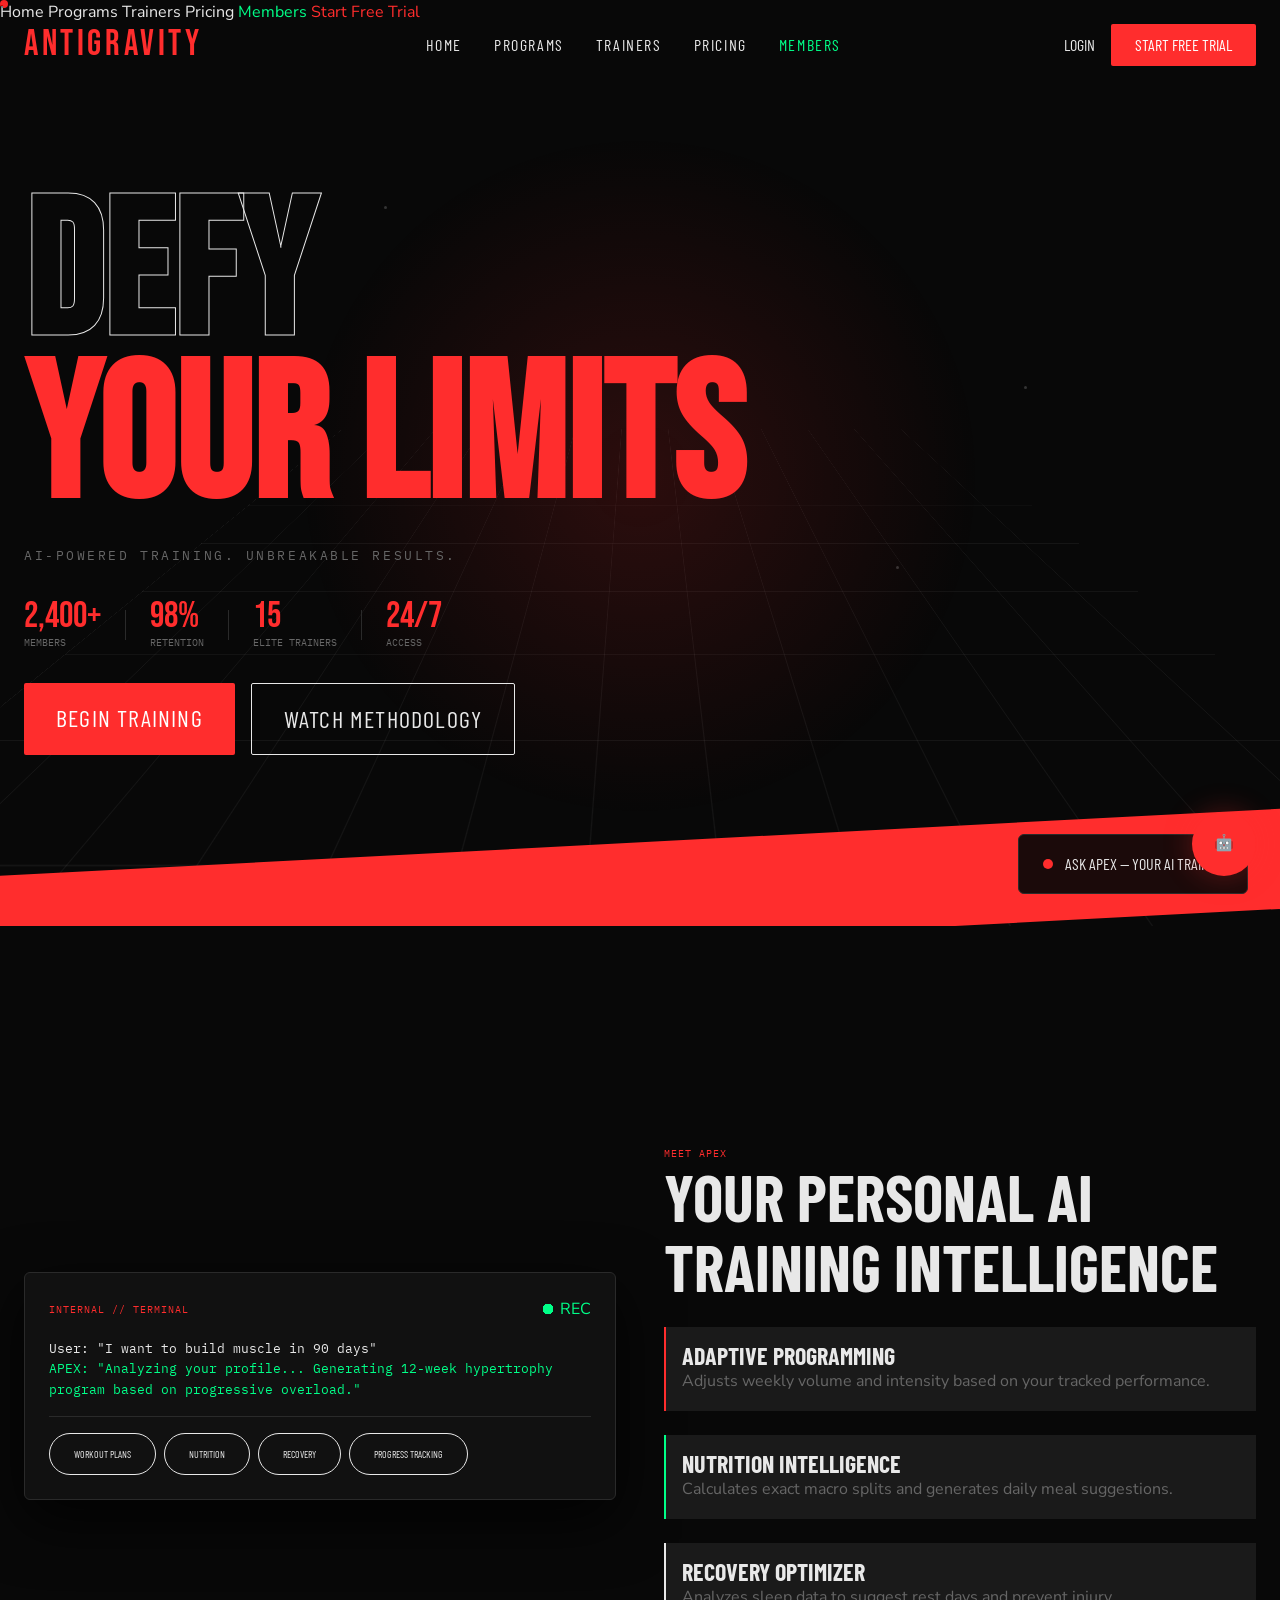
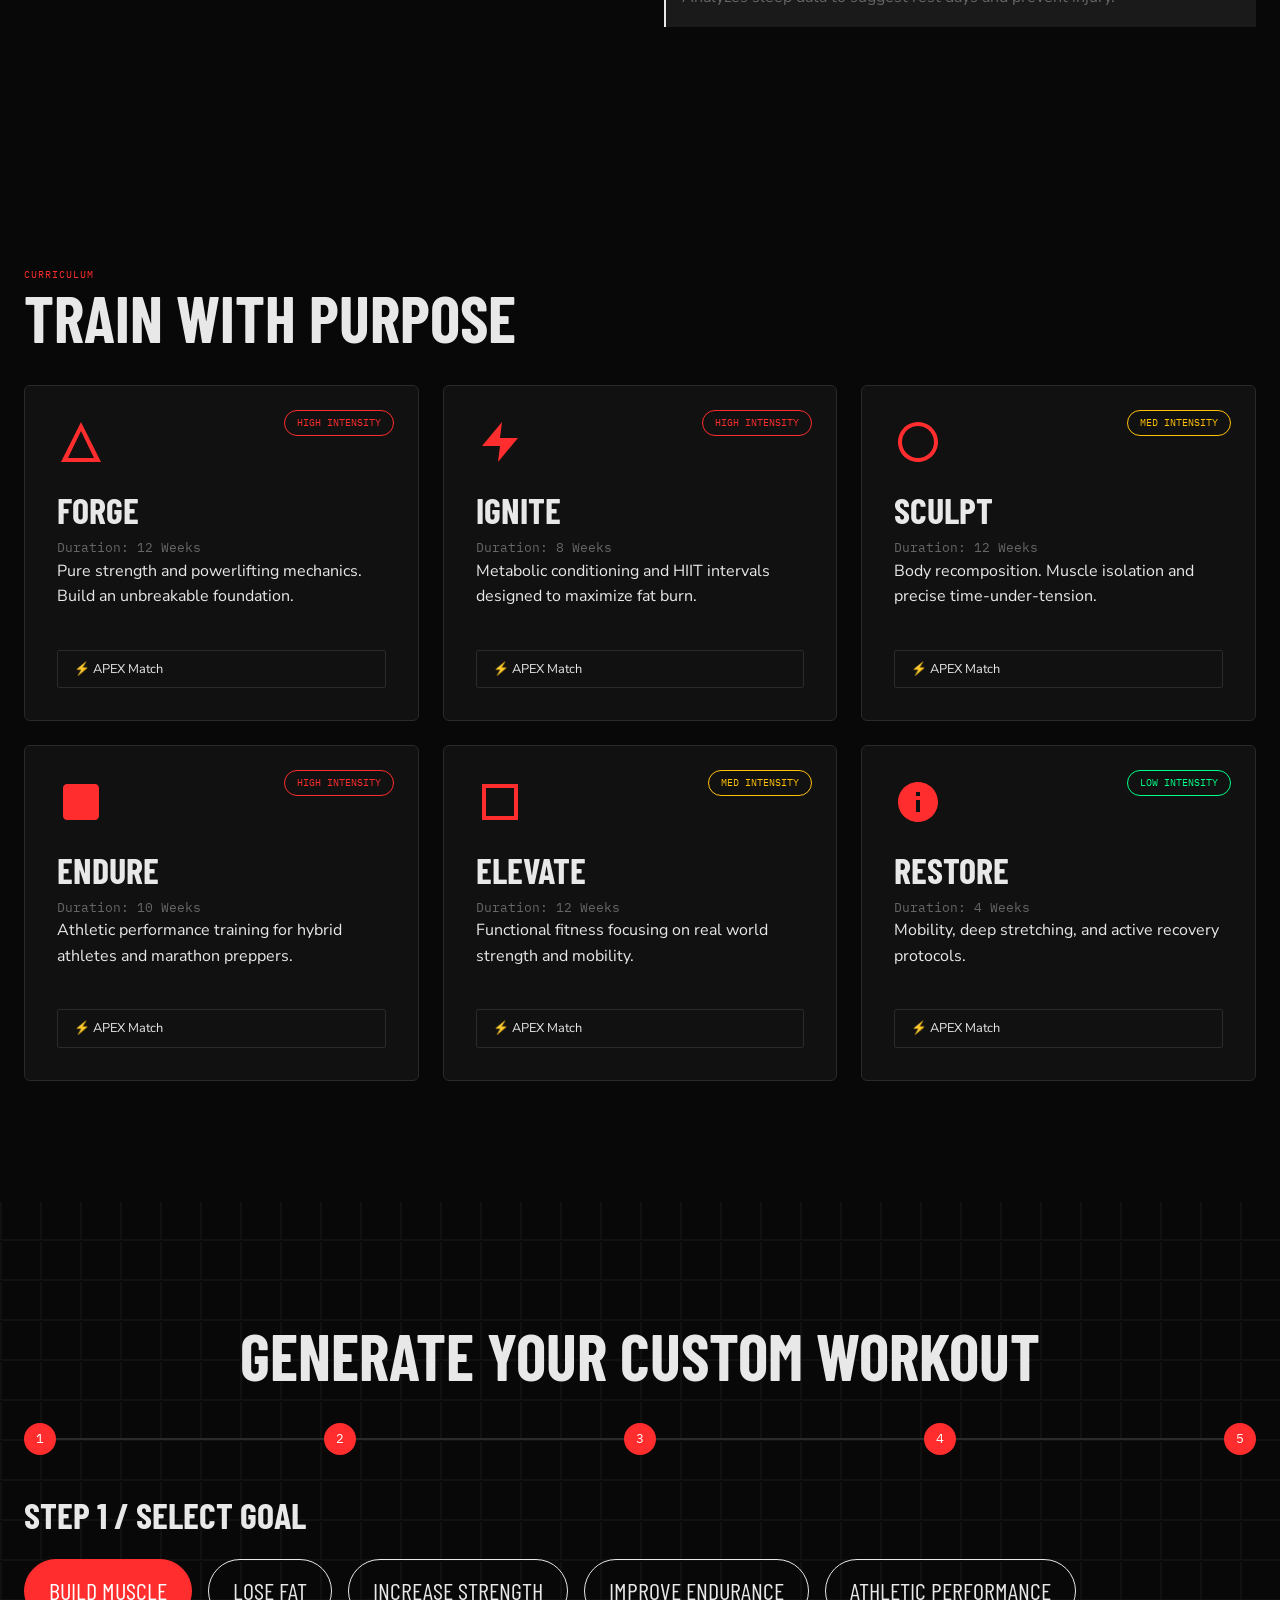
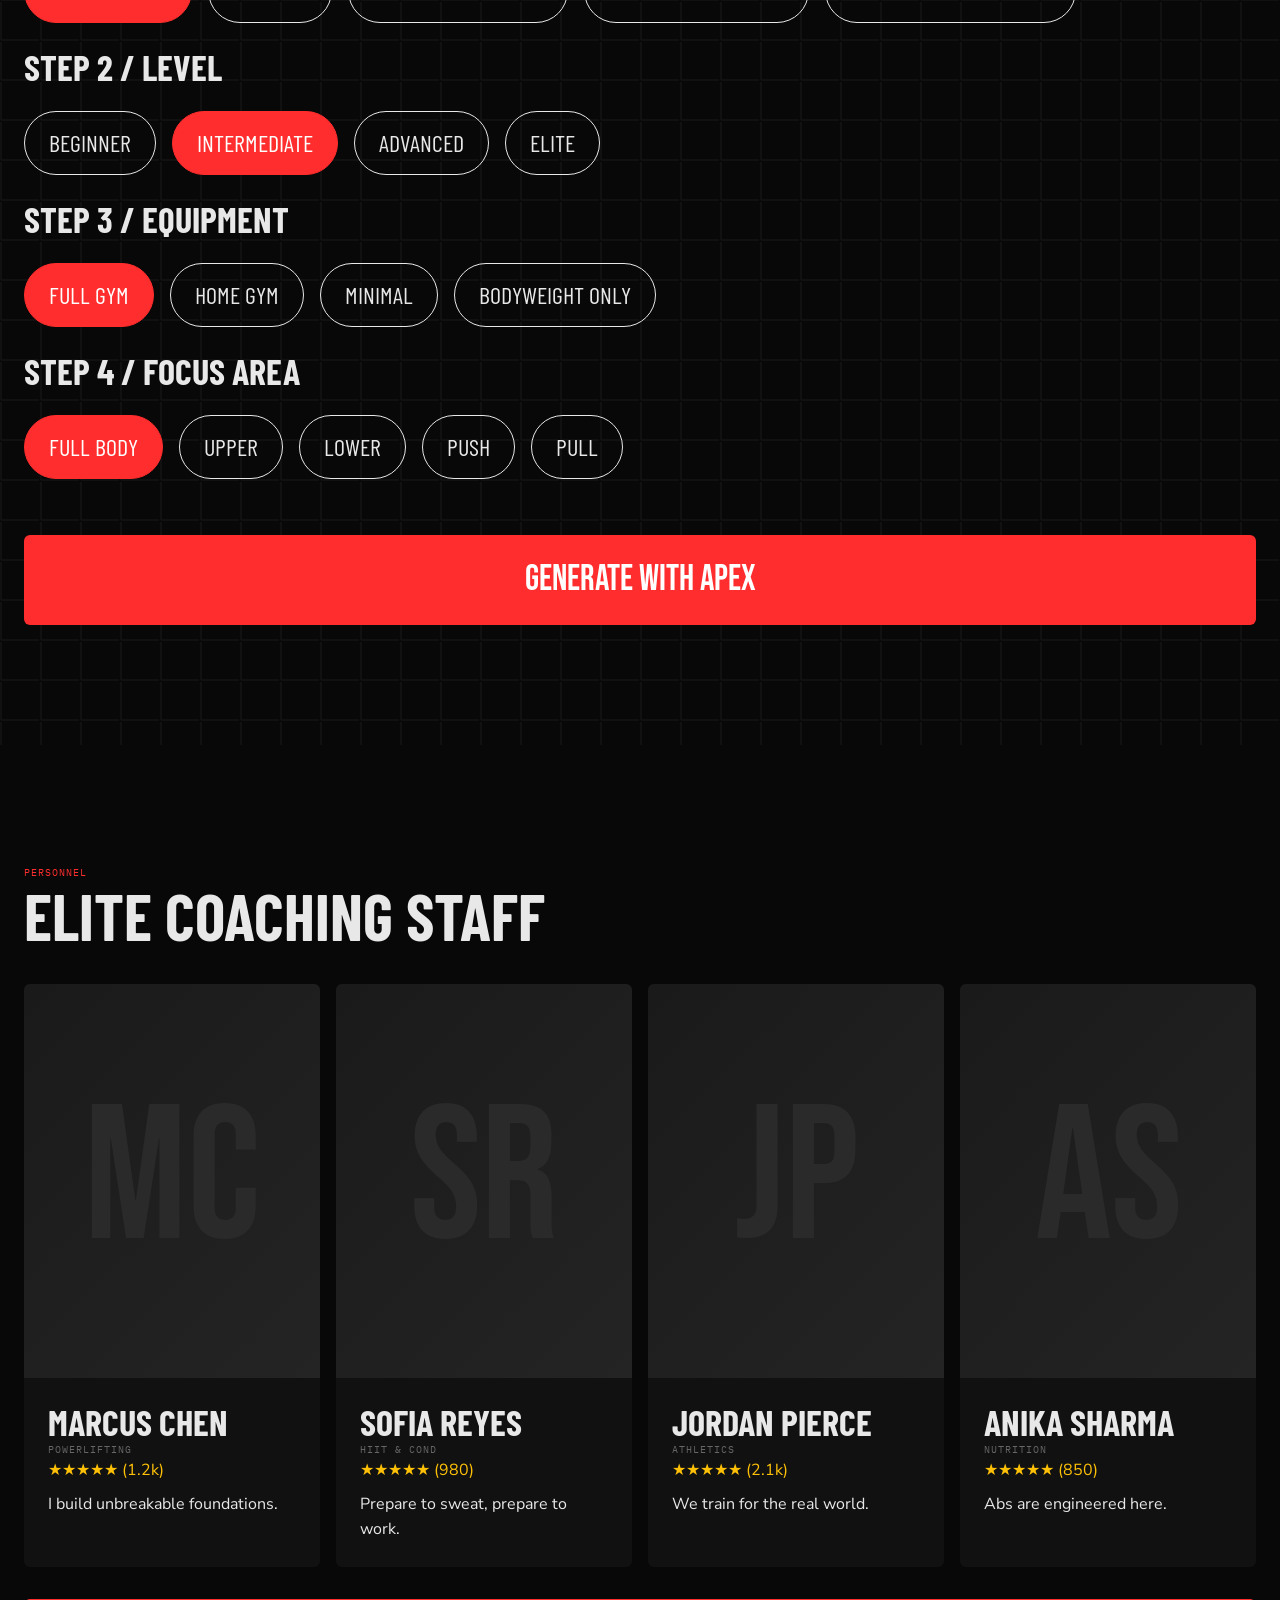
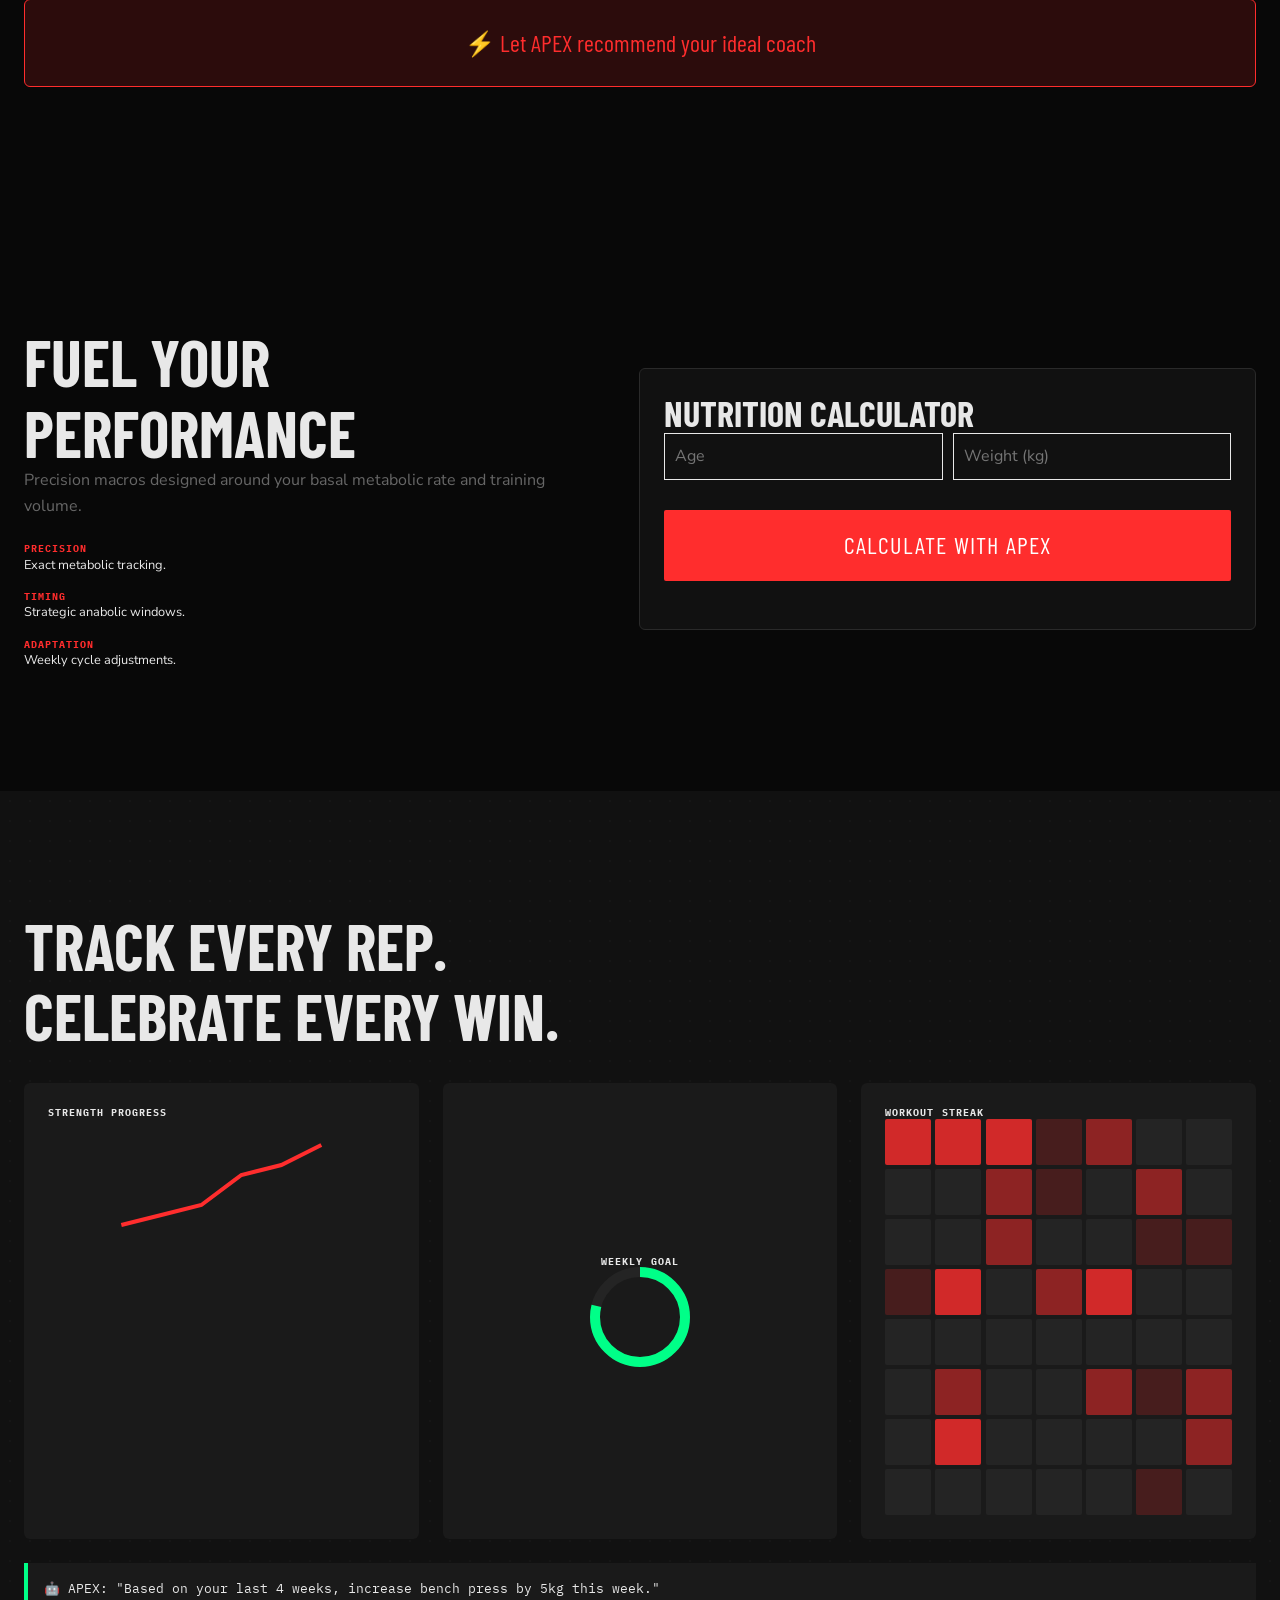
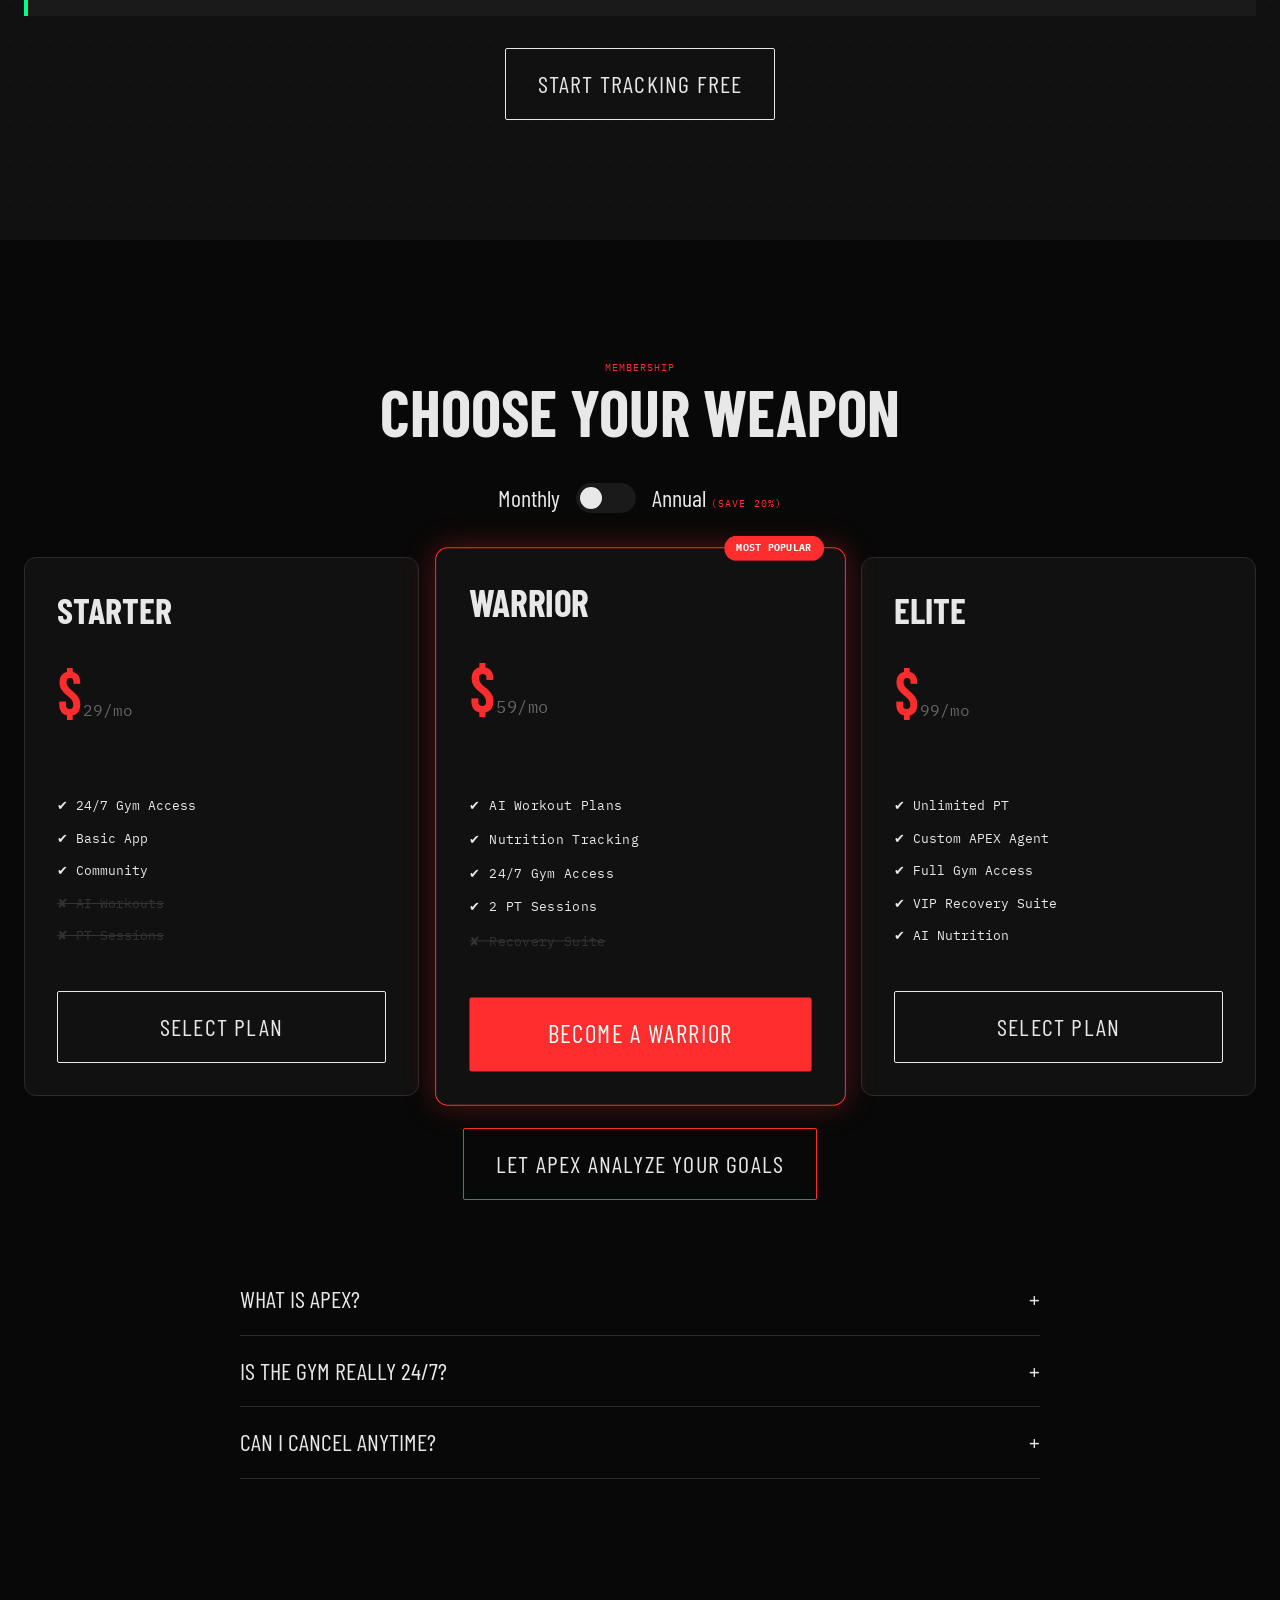
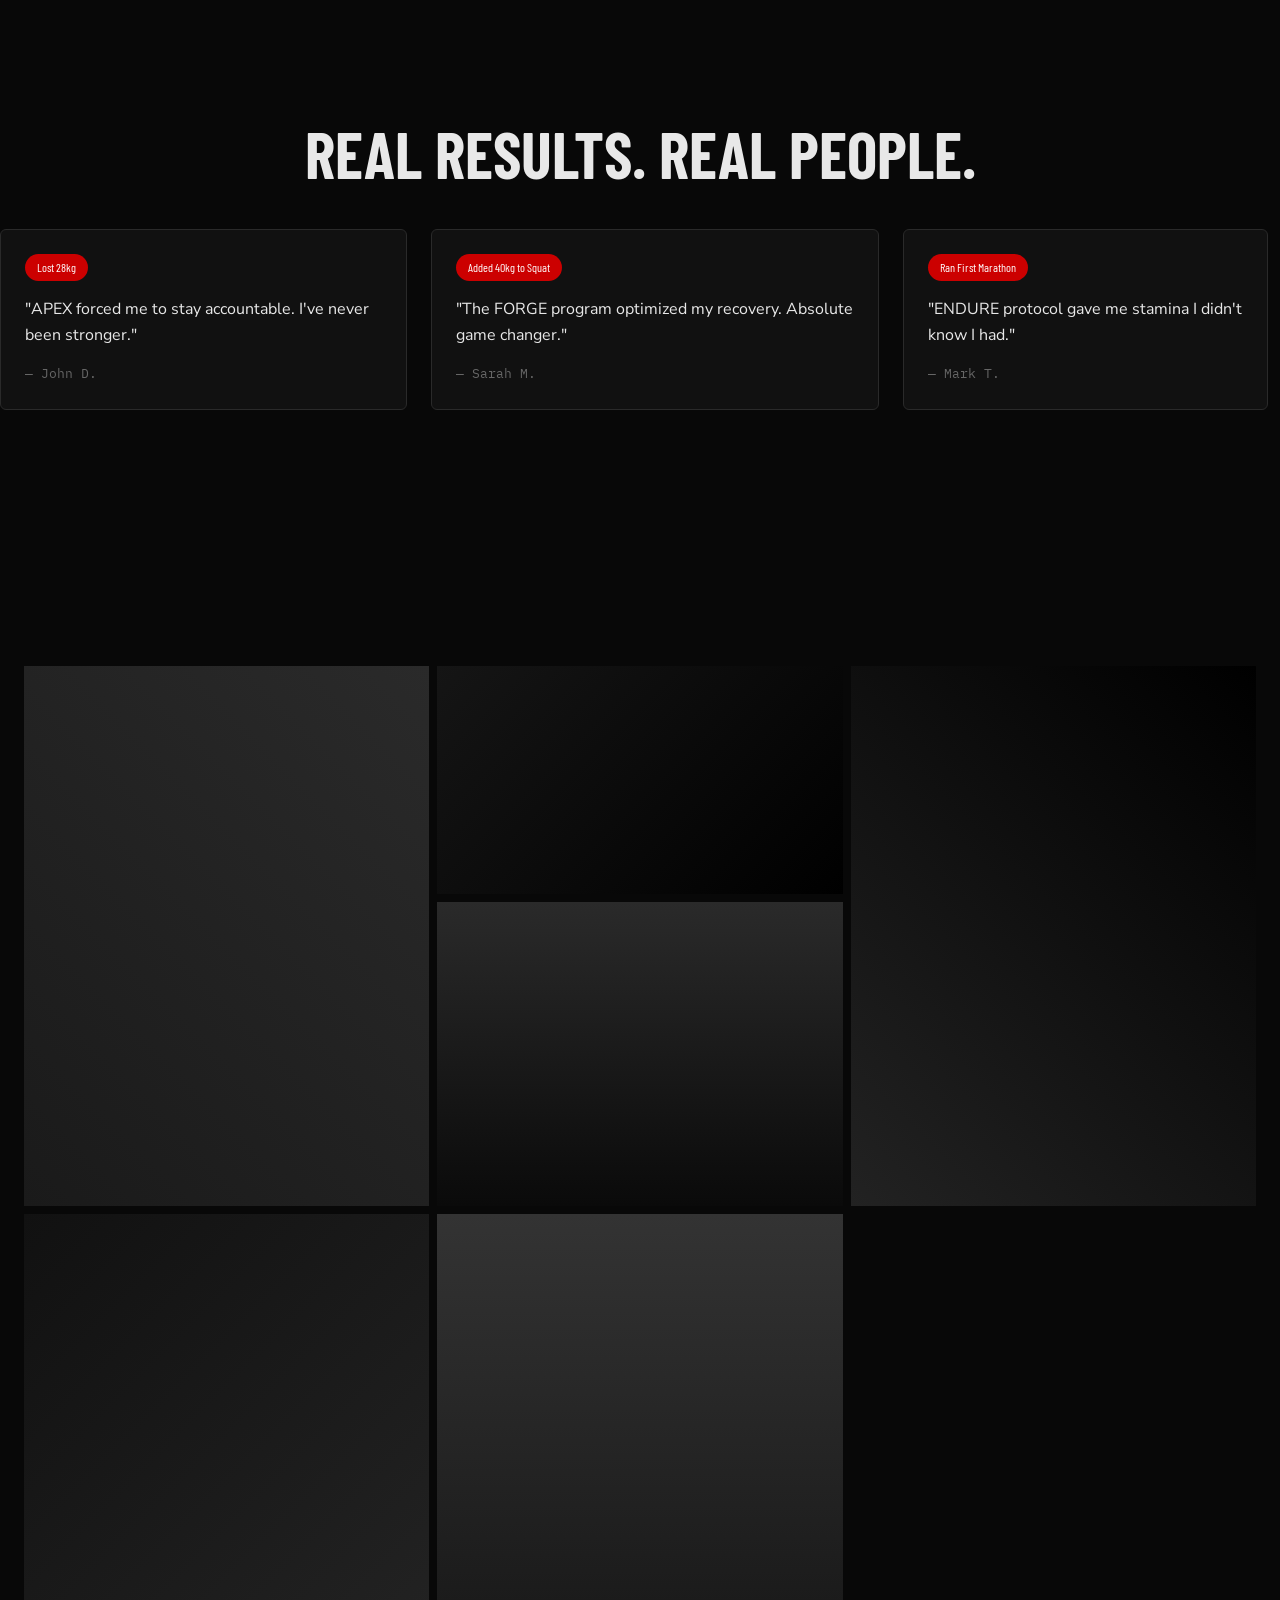
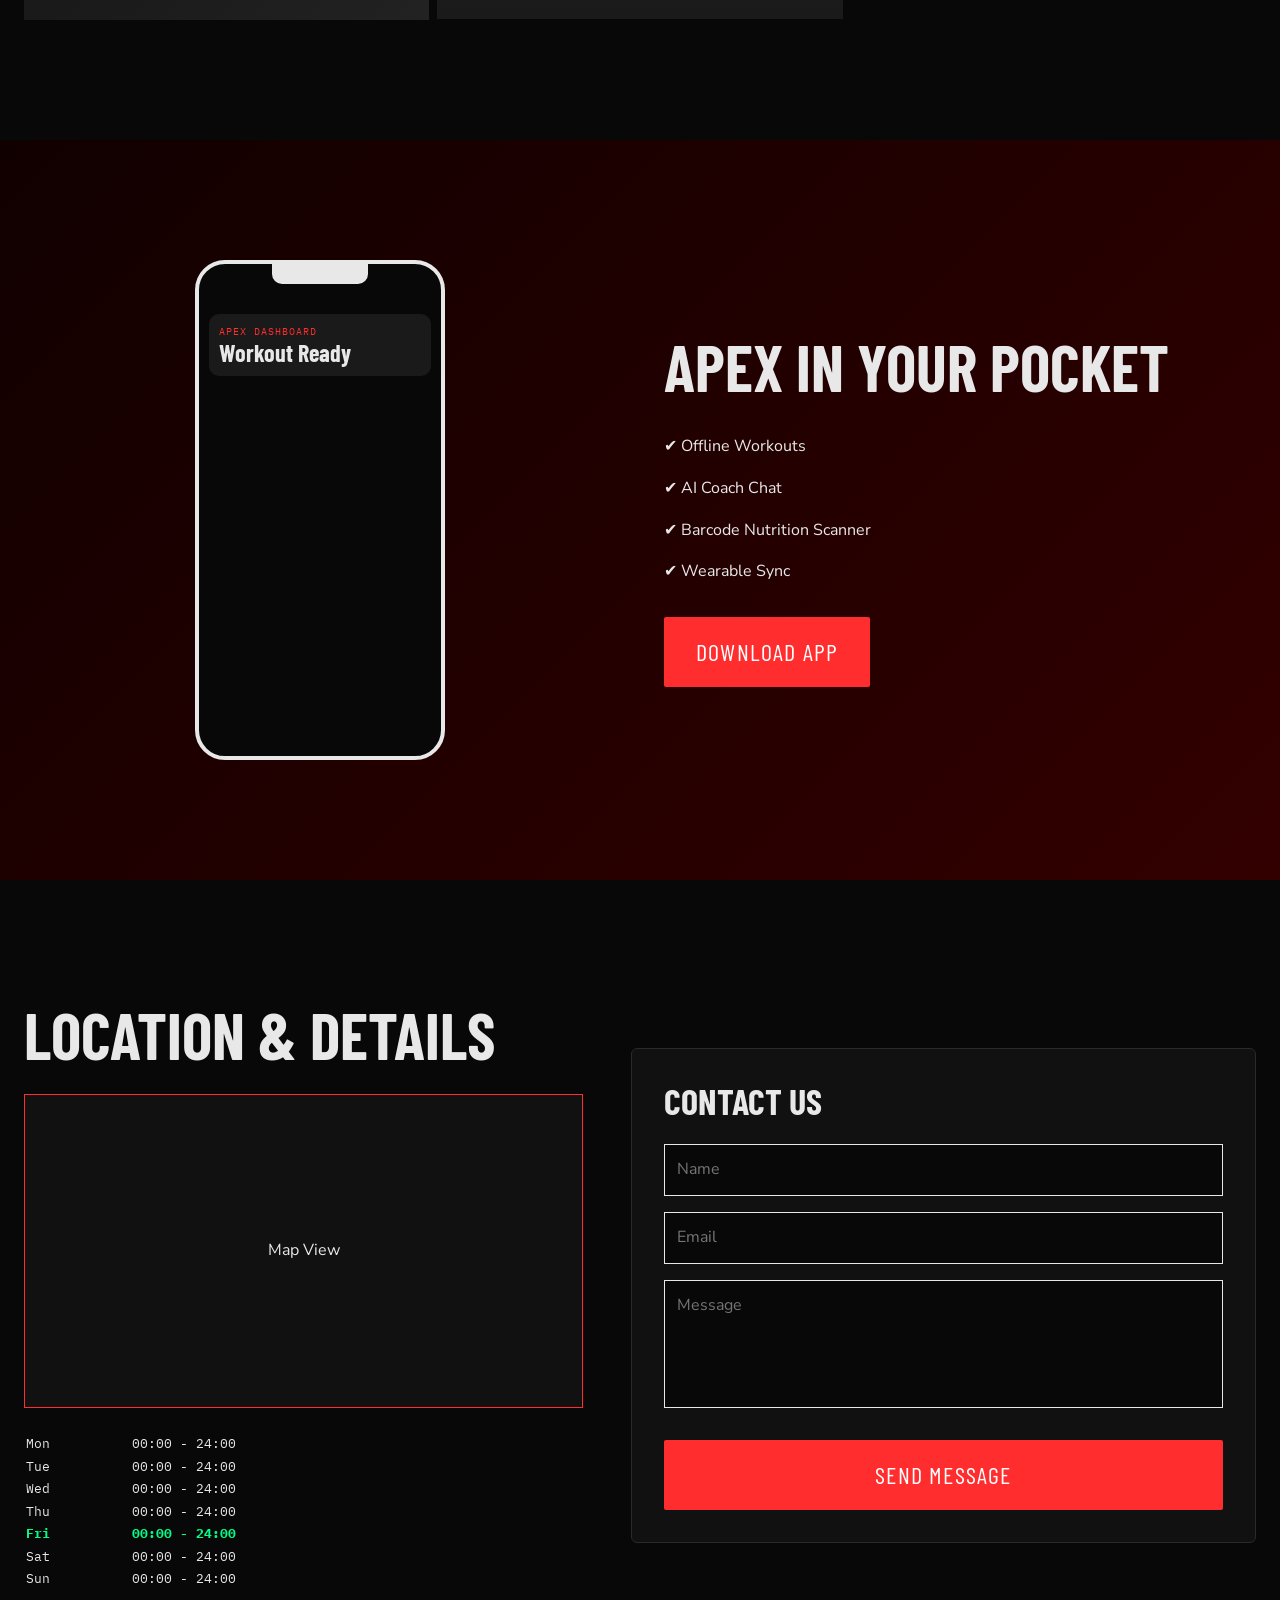
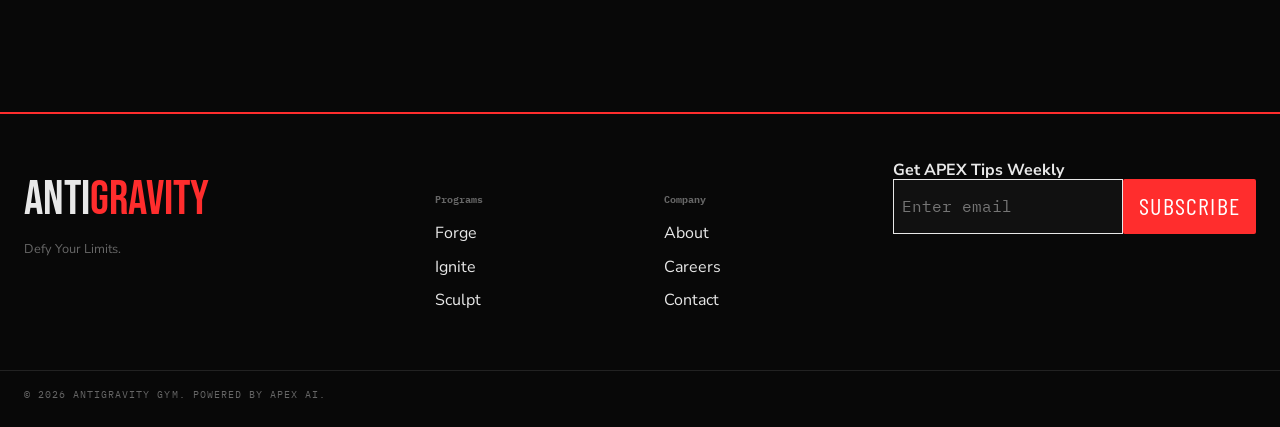
<file: index.html>
<!DOCTYPE html>
<html lang="en">
<head>
  <meta charset="UTF-8">
  <meta name="viewport" content="width=device-width, initial-scale=1.0">
  <meta name="theme-color" content="#080808">
  <title>AntiGravity | Defy Your Limits</title>
  
  <meta property="og:title" content="AntiGravity Gym">
  <meta property="og:description" content="AI-Powered Training. Unbreakable Results.">
  <meta name="twitter:card" content="summary_large_image">

  <!-- JSON-LD -->
  <script type="application/ld+json">
  {
    "@context": "https://schema.org",
    "@type": "SportsActivityLocation",
    "name": "AntiGravity Gym",
    "address": {
      "@type": "PostalAddress",
      "streetAddress": "77 Core Ave",
      "addressLocality": "Metropolis",
      "postalCode": "10001",
      "addressCountry": "US"
    },
    "openingHours": "Mo-Su 00:00-24:00"
  }
  </script>

  <!-- Fonts -->
  <link rel="preconnect" href="https://fonts.googleapis.com">
  <link rel="preconnect" href="https://fonts.gstatic.com" crossorigin>
  <link href="https://fonts.googleapis.com/css2?family=Barlow+Condensed:ital,wght@0,400;0,700;1,400;1,700&family=Bebas+Neue&family=IBM+Plex+Mono:ital,wght@0,400;0,700;1,400;1,700&family=Nunito+Sans:ital,opsz,wght@0,6..12,400;0,6..12,700;1,6..12,400;1,6..12,700&display=swap" rel="stylesheet">

  <!-- CSS -->
  <link rel="stylesheet" href="css/variables.css">
  <link rel="stylesheet" href="css/reset.css">
  <link rel="stylesheet" href="css/typography.css">
  <link rel="stylesheet" href="css/layout.css">
  <link rel="stylesheet" href="css/components.css">
  <link rel="stylesheet" href="css/animations.css">
  <link rel="stylesheet" href="css/responsive.css">

  <!-- JS -->
  <script type="module" src="js/ai-agent.js" defer></script>
  <script type="module" src="js/workout-planner.js" defer></script>
  <script type="module" src="js/nutrition.js" defer></script>
  <script type="module" src="js/progress-tracker.js" defer></script>
  <script type="module" src="js/membership.js" defer></script>
  <script type="module" src="js/animations.js" defer></script>
  <script type="module" src="js/main.js" defer></script>
</head>
<body>

  <!-- Page Loader -->
  <div class="page-intro">
    <h1><span class="color-chrome">ANTI</span><span class="color-red">GRAVITY</span></h1>
  </div>

  <div class="scroll-progress"></div>

  <!-- NAVIGATION -->
  <nav class="nav">
    <a href="#" class="nav__logo"><span class="color-chrome">ANTI</span><span class="color-red">GRAVITY</span></a>
    
    <div class="nav__links">
      <a href="#hero" class="nav__link">Home</a>
      <a href="#programs" class="nav__link">Programs</a>
      <a href="#trainers" class="nav__link">Trainers</a>
      <a href="#pricing" class="nav__link">Pricing</a>
      <a href="dashboard.html" class="nav__link color-green">Members</a>
    </div>

    <div class="nav__actions">
      <a href="dashboard.html" style="font-family:var(--font-heading); text-transform:uppercase;">Login</a>
      <a href="#pricing" class="nav__cta-primary">Start Free Trial</a>
      <button class="hamburger" aria-label="Menu" aria-expanded="false">
        <span></span><span></span><span></span>
      </button>
    </div>
  </nav>

  <div class="nav__links-mobile">
    <a href="#hero">Home</a>
    <a href="#programs">Programs</a>
    <a href="#trainers">Trainers</a>
    <a href="#pricing">Pricing</a>
    <a href="dashboard.html" class="color-green">Members</a>
    <a href="#pricing" class="color-red" style="margin-top:20px;">Start Free Trial</a>
  </div>

  <!-- HERO -->
  <section id="hero" class="hero">
    <div class="hero__grid"></div>
    <div class="hero__particles">
      <!-- Generated particles simulating CSS float -->
      <div class="hero__particle" style="top:20%; left:30%; animation: particle-float 8s infinite;"></div>
      <div class="hero__particle" style="top:60%; left:70%; animation: particle-float 12s infinite 2s;"></div>
      <div class="hero__particle" style="top:40%; left:80%; animation: particle-float 15s infinite 1s;"></div>
    </div>
    <div class="hero__glow"></div>
    
    <div class="hero__content container">
      <h1 class="hero__mega animate-scale">
        DEFY<span>YOUR LIMITS</span>
      </h1>
      <p class="hero__sub animate-left">AI-POWERED TRAINING. UNBREAKABLE RESULTS.</p>
      
      <div class="hero__stats animate-on-scroll">
        <div class="hero__stat"><span class="hero__stat-num">2,400+</span><span class="hero__stat-label">Members</span></div>
        <div class="hero__stat-divider"></div>
        <div class="hero__stat"><span class="hero__stat-num">98%</span><span class="hero__stat-label">Retention</span></div>
        <div class="hero__stat-divider"></div>
        <div class="hero__stat"><span class="hero__stat-num">15</span><span class="hero__stat-label">Elite Trainers</span></div>
        <div class="hero__stat-divider"></div>
        <div class="hero__stat"><span class="hero__stat-num">24/7</span><span class="hero__stat-label">Access</span></div>
      </div>

      <div class="hero__cta-group animate-on-scroll">
        <a href="#pricing" class="btn-primary hover-lift">Begin Training</a>
        <a href="#programs" class="btn-ghost hover-lift">Watch Methodology</a>
      </div>
    </div>

    <div class="apex-teaser" onclick="document.querySelector('.apex-fab').click()">
      <div class="apex-teaser__pulse"></div>
      Ask APEX — Your AI Trainer
    </div>

    <div class="hero__slash"></div>
  </section>

  <!-- APEX SECTION -->
  <section id="apex" class="apex-section container split-layout" style="margin-top: 100px;">
    <div class="animate-left">
      <div style="background:var(--color-surface); padding:var(--space-6); border:1px solid var(--color-border); border-radius:var(--radius-base); box-shadow:var(--shadow-float);">
        <div class="flex-between mb-4" style="margin-bottom:var(--space-4);">
          <span class="text-label color-red">INTERNAL // TERMINAL</span>
          <span style="color:var(--color-green);">⏺ REC</span>
        </div>
        <p class="font-mono text-small color-chrome mb-4">User: "I want to build muscle in 90 days"</p>
        <p class="font-mono text-small color-green pb-4">APEX: "Analyzing your profile... Generating 12-week hypertrophy program based on progressive overload."</p>
        <div style="display:flex; gap:8px; flex-wrap:wrap; margin-top:var(--space-4); border-top:1px solid var(--color-border); padding-top:var(--space-4);">
          <span class="chip" style="font-size:10px;">Workout Plans</span>
          <span class="chip" style="font-size:10px;">Nutrition</span>
          <span class="chip" style="font-size:10px;">Recovery</span>
          <span class="chip" style="font-size:10px;">Progress Tracking</span>
        </div>
      </div>
    </div>
    
    <div class="animate-right flex-col gap-6">
      <div>
        <p class="text-label color-red">MEET APEX</p>
        <h2 class="text-headline">Your Personal AI<br>Training Intelligence</h2>
      </div>
      
      <div style="background:var(--color-surface-2); padding:var(--space-4); border-left:2px solid var(--color-red);">
        <h4 class="text-subtitle font-heading uppercase text-title">Adaptive Programming</h4>
        <p class="text-body color-muted">Adjusts weekly volume and intensity based on your tracked performance.</p>
      </div>

      <div style="background:var(--color-surface-2); padding:var(--space-4); border-left:2px solid var(--color-green);">
        <h4 class="text-subtitle font-heading uppercase text-title">Nutrition Intelligence</h4>
        <p class="text-body color-muted">Calculates exact macro splits and generates daily meal suggestions.</p>
      </div>

      <div style="background:var(--color-surface-2); padding:var(--space-4); border-left:2px solid var(--color-chrome);">
        <h4 class="text-subtitle font-heading uppercase text-title">Recovery Optimizer</h4>
        <p class="text-body color-muted">Analyzes sleep data to suggest rest days and prevent injury.</p>
      </div>
    </div>
  </section>

  <!-- PROGRAMS SECTION -->
  <section id="programs" class="programs container">
    <div class="animate-on-scroll">
      <p class="text-label color-red">CURRICULUM</p>
      <h2 class="text-headline">Train With Purpose</h2>
    </div>

    <div class="programs__grid animate-on-scroll stagger-1">
      <div class="program-card">
        <div class="program-card__badge badge-high">HIGH INTENSITY</div>
        <svg class="program-card__icon" viewBox="0 0 24 24"><path d="M12 2L2 22h20L12 2zm0 4.5l6.5 13.5h-13L12 6.5z"/></svg>
        <h3 class="program-card__title text-title font-heading uppercase">FORGE</h3>
        <p class="text-small color-muted font-mono mb-2">Duration: 12 Weeks</p>
        <p class="program-card__desc text-body">Pure strength and powerlifting mechanics. Build an unbreakable foundation.</p>
        <button class="program-card__ai-btn">⚡ APEX Match</button>
      </div>

      <div class="program-card">
        <div class="program-card__badge badge-high">HIGH INTENSITY</div>
        <svg class="program-card__icon" viewBox="0 0 24 24"><path d="M13 2L3 14h9l-1 8 10-12h-9l1-8z"/></svg>
        <h3 class="program-card__title text-title font-heading uppercase">IGNITE</h3>
        <p class="text-small color-muted font-mono mb-2">Duration: 8 Weeks</p>
        <p class="program-card__desc text-body">Metabolic conditioning and HIIT intervals designed to maximize fat burn.</p>
        <button class="program-card__ai-btn">⚡ APEX Match</button>
      </div>

      <div class="program-card">
        <div class="program-card__badge badge-med">MED INTENSITY</div>
        <svg class="program-card__icon" viewBox="0 0 24 24"><path d="M12 22c5.52 0 10-4.48 10-10S17.52 2 12 2 2 6.48 2 12s4.48 10 10 10zm0-18c4.41 0 8 3.59 8 8s-3.59 8-8 8-8-3.59-8-8 3.59-8 8-8z"/></svg>
        <h3 class="program-card__title text-title font-heading uppercase">SCULPT</h3>
        <p class="text-small color-muted font-mono mb-2">Duration: 12 Weeks</p>
        <p class="program-card__desc text-body">Body recomposition. Muscle isolation and precise time-under-tension.</p>
        <button class="program-card__ai-btn">⚡ APEX Match</button>
      </div>

      <div class="program-card">
        <div class="program-card__badge badge-high">HIGH INTENSITY</div>
        <svg class="program-card__icon" viewBox="0 0 24 24"><path d="M19 3H5c-1.1 0-2 .9-2 2v14c0 1.1.9 2 2 2h14c1.1 0 2-.9 2-2V5c0-1.1-.9-2-2-2zm-7 9h-2V7h-2v5H6v2h2v5h2v-5h2v-2z"/></svg>
        <h3 class="program-card__title text-title font-heading uppercase">ENDURE</h3>
        <p class="text-small color-muted font-mono mb-2">Duration: 10 Weeks</p>
        <p class="program-card__desc text-body">Athletic performance training for hybrid athletes and marathon preppers.</p>
        <button class="program-card__ai-btn">⚡ APEX Match</button>
      </div>

      <div class="program-card">
        <div class="program-card__badge badge-med">MED INTENSITY</div>
        <svg class="program-card__icon" viewBox="0 0 24 24"><path d="M21 3H3v18h18V3zm-2 16H5V5h14v14z"/></svg>
        <h3 class="program-card__title text-title font-heading uppercase">ELEVATE</h3>
        <p class="text-small color-muted font-mono mb-2">Duration: 12 Weeks</p>
        <p class="program-card__desc text-body">Functional fitness focusing on real world strength and mobility.</p>
        <button class="program-card__ai-btn">⚡ APEX Match</button>
      </div>

      <div class="program-card">
        <div class="program-card__badge badge-low">LOW INTENSITY</div>
        <svg class="program-card__icon" viewBox="0 0 24 24"><path d="M12 2C6.48 2 2 6.48 2 12s4.48 10 10 10 10-4.48 10-10S17.52 2 12 2zm1 15h-2v-6h2v6zm0-8h-2V7h2v2z"/></svg>
        <h3 class="program-card__title text-title font-heading uppercase">RESTORE</h3>
        <p class="text-small color-muted font-mono mb-2">Duration: 4 Weeks</p>
        <p class="program-card__desc text-body">Mobility, deep stretching, and active recovery protocols.</p>
        <button class="program-card__ai-btn">⚡ APEX Match</button>
      </div>
    </div>
  </section>

  <!-- AI WORKOUT GENERATOR -->
  <section id="workout-gen" class="workout-gen">
    <div class="container animate-on-scroll">
      <h2 class="text-headline mb-8 text-center" style="margin-bottom:var(--space-8); text-align:center;">Generate Your Custom Workout</h2>
      
      <div class="wg__steps">
        <div class="wg__step-indicator complete">1</div>
        <div class="wg__step-indicator complete">2</div>
        <div class="wg__step-indicator complete">3</div>
        <div class="wg__step-indicator complete">4</div>
        <div class="wg__step-indicator complete">5</div>
      </div>

      <div class="wg__step-content active">
        <h4 class="text-title font-heading mb-4">Step 1 / Select Goal</h4>
        <div class="chip-group" data-group="goal">
          <button class="chip selected" data-value="Build Muscle">Build Muscle</button>
          <button class="chip" data-value="Lose Fat">Lose Fat</button>
          <button class="chip" data-value="Strength">Increase Strength</button>
          <button class="chip" data-value="Endurance">Improve Endurance</button>
          <button class="chip" data-value="Athletic">Athletic Performance</button>
        </div>
        
        <h4 class="text-title font-heading mb-4" style="margin-top:var(--space-6);">Step 2 / Level</h4>
        <div class="chip-group" data-group="level">
          <button class="chip" data-value="Beginner">Beginner</button>
          <button class="chip selected" data-value="Intermediate">Intermediate</button>
          <button class="chip" data-value="Advanced">Advanced</button>
          <button class="chip" data-value="Elite">Elite</button>
        </div>

        <h4 class="text-title font-heading mb-4" style="margin-top:var(--space-6);">Step 3 / Equipment</h4>
        <div class="chip-group" data-group="equipment">
          <button class="chip selected" data-value="Full Gym">Full Gym</button>
          <button class="chip" data-value="Home Gym">Home Gym</button>
          <button class="chip" data-value="Minimal">Minimal</button>
          <button class="chip" data-value="Bodyweight">Bodyweight Only</button>
        </div>

        <h4 class="text-title font-heading mb-4" style="margin-top:var(--space-6);">Step 4 / Focus Area</h4>
        <div class="chip-group" data-group="focus">
          <button class="chip selected" data-value="Full Body">Full Body</button>
          <button class="chip" data-value="Upper">Upper</button>
          <button class="chip" data-value="Lower">Lower</button>
          <button class="chip" data-value="Push">Push</button>
          <button class="chip" data-value="Pull">Pull</button>
        </div>

        <button class="wg__btn-generate">Generate With APEX</button>
      </div>

      <div id="workout-result" class="workout-result"></div>
    </div>
  </section>

  <!-- TRAINERS -->
  <section id="trainers" class="trainers container">
    <div class="animate-on-scroll" style="margin-bottom:var(--space-8);">
      <p class="text-label color-red">PERSONNEL</p>
      <h2 class="text-headline">Elite Coaching Staff</h2>
    </div>

    <div style="display:grid; grid-template-columns: repeat(auto-fill, minmax(250px, 1fr)); gap:var(--space-4);" class="animate-on-scroll stagger-1">
      <div class="trainer-card">
        <div class="trainer-card__photo">MC</div>
        <div class="trainer-card__info">
          <h3 class="text-title font-display">Marcus Chen</h3>
          <p class="text-label color-muted">Powerlifting</p>
          <div class="trainer-card__rating">★★★★★ <span>(1.2k)</span></div>
          <p class="text-body">I build unbreakable foundations.</p>
        </div>
      </div>
      <div class="trainer-card">
        <div class="trainer-card__photo">SR</div>
        <div class="trainer-card__info">
          <h3 class="text-title font-display">Sofia Reyes</h3>
          <p class="text-label color-muted">HIIT & Cond</p>
          <div class="trainer-card__rating">★★★★★ <span>(980)</span></div>
          <p class="text-body">Prepare to sweat, prepare to work.</p>
        </div>
      </div>
      <div class="trainer-card">
        <div class="trainer-card__photo">JP</div>
        <div class="trainer-card__info">
          <h3 class="text-title font-display">Jordan Pierce</h3>
          <p class="text-label color-muted">Athletics</p>
          <div class="trainer-card__rating">★★★★★ <span>(2.1k)</span></div>
          <p class="text-body">We train for the real world.</p>
        </div>
      </div>
      <div class="trainer-card">
        <div class="trainer-card__photo">AS</div>
        <div class="trainer-card__info">
          <h3 class="text-title font-display">Anika Sharma</h3>
          <p class="text-label color-muted">Nutrition</p>
          <div class="trainer-card__rating">★★★★★ <span>(850)</span></div>
          <p class="text-body">Abs are engineered here.</p>
        </div>
      </div>
    </div>
    
    <div class="trainer-match-cta animate-on-scroll">
      ⚡ Let APEX recommend your ideal coach
    </div>
  </section>

  <!-- NUTRITION -->
  <section id="nutrition" class="nutrition-section container split-layout">
    <div class="animate-left">
      <h2 class="text-headline mb-4">Fuel Your Performance</h2>
      <p class="text-body color-muted mb-6" style="margin-bottom:var(--space-6);">Precision macros designed around your basal metabolic rate and training volume.</p>
      
      <div class="flex-col gap-4">
        <div><h4 class="text-label color-red">PRECISION</h4><p class="text-small">Exact metabolic tracking.</p></div>
        <div><h4 class="text-label color-red">TIMING</h4><p class="text-small">Strategic anabolic windows.</p></div>
        <div><h4 class="text-label color-red">ADAPTATION</h4><p class="text-small">Weekly cycle adjustments.</p></div>
      </div>
    </div>

    <div class="animate-right" style="background:var(--color-surface); padding:var(--space-6); border-radius:var(--radius-base); border:1px solid var(--color-border);">
      <h3 class="text-title font-heading mb-4">Nutrition Calculator</h3>
      <div style="display:flex; gap:10px; margin-bottom:10px;">
        <input type="number" id="nut-age" placeholder="Age" style="width:100%; padding:10px; border:1px solid var(--color-chrome); color:var(--color-chrome);">
        <input type="number" id="nut-weight" placeholder="Weight (kg)" style="width:100%; padding:10px; border:1px solid var(--color-chrome); color:var(--color-chrome);">
      </div>
      <button id="calc-nutrition-btn" class="btn-primary" style="width:100%; margin-top:20px;">Calculate with APEX</button>
      
      <div id="nutrition-results" style="margin-top:var(--space-6);"></div>
    </div>
  </section>

  <!-- PROGRESS PREVIEW -->
  <section id="progress" class="progress-section" style="padding-block:120px;">
    <div class="hex-bg"></div>
    <div class="container animate-on-scroll position-relative" style="z-index:2;">
      <h2 class="text-headline text-center mb-8" style="margin-bottom:var(--space-8);">Track Every Rep.<br>Celebrate Every Win.</h2>
      
      <div class="grid-cols-3">
        <div class="chart-preview">
          <h4 class="text-label mb-4" style="margin-bottom:var(--space-4);">Strength Progress</h4>
          <svg viewBox="0 0 100 50" style="width:100%; height:100px; stroke:var(--color-red); fill:none; stroke-width:2;">
            <path d="M0,45 L20,40 L40,35 L60,20 L80,15 L100,5" style="stroke-dasharray:200; stroke-dashoffset:200; animation: ring-draw 2s forwards 0.5s;"/>
          </svg>
        </div>

        <div class="chart-preview flex-center flex-col">
          <h4 class="text-label mb-4">Weekly Goal</h4>
          <svg viewBox="0 0 100 100" style="width:100px; height:100px;">
            <circle cx="50" cy="50" r="45" fill="none" stroke="var(--color-surface-3)" stroke-width="10"/>
            <circle cx="50" cy="50" r="45" fill="none" stroke="var(--color-green)" stroke-width="10" stroke-dasharray="283" stroke-dashoffset="60" style="transform:rotate(-90deg); transform-origin:center;"/>
          </svg>
        </div>

        <div class="chart-preview">
          <h4 class="text-label mb-4">Workout Streak</h4>
          <div class="heat-map" id="workout-heatmap"></div>
        </div>
      </div>
      
      <div class="apex-insight">
        🤖 APEX: "Based on your last 4 weeks, increase bench press by 5kg this week."
      </div>
      
      <div class="flex-center" style="margin-top:var(--space-8);">
        <a href="dashboard.html" class="btn-ghost">Start Tracking Free</a>
      </div>
    </div>
  </section>

  <!-- PRICING -->
  <section id="pricing" class="pricing container">
    <div class="text-center animate-on-scroll" style="margin-bottom:var(--space-8); text-align:center;">
      <p class="text-label color-red">MEMBERSHIP</p>
      <h2 class="text-headline">Choose Your Weapon</h2>
    </div>

    <div class="pricing__toggle-wrapper animate-on-scroll">
      <span>Monthly</span>
      <div class="pricing__toggle"></div>
      <span>Annual <span class="text-label color-red">(Save 20%)</span></span>
    </div>

    <div class="grid-cols-3 animate-on-scroll stagger-1" style="align-items:center;">
      <div class="pricing-card">
        <h3 class="text-title font-heading uppercase">Starter</h3>
        <div class="pricing-card__price">$<span class="val" data-monthly="29">29</span><span>/mo</span></div>
        <ul class="feature-list">
          <li class="pro">✔ 24/7 Gym Access</li>
          <li class="pro">✔ Basic App</li>
          <li class="pro">✔ Community</li>
          <li class="con">✘ AI Workouts</li>
          <li class="con">✘ PT Sessions</li>
        </ul>
        <button class="btn-ghost">Select Plan</button>
      </div>

      <div class="pricing-card pricing-card--featured">
        <div class="pricing-card__badge">MOST POPULAR</div>
        <h3 class="text-title font-heading uppercase">Warrior</h3>
        <div class="pricing-card__price">$<span class="val" data-monthly="59">59</span><span>/mo</span></div>
        <ul class="feature-list">
          <li class="pro color-red">✔ AI Workout Plans</li>
          <li class="pro color-red">✔ Nutrition Tracking</li>
          <li class="pro">✔ 24/7 Gym Access</li>
          <li class="pro">✔ 2 PT Sessions</li>
          <li class="con">✘ Recovery Suite</li>
        </ul>
        <button class="btn-primary">Become a Warrior</button>
      </div>

      <div class="pricing-card">
        <h3 class="text-title font-heading uppercase">Elite</h3>
        <div class="pricing-card__price">$<span class="val" data-monthly="99">99</span><span>/mo</span></div>
        <ul class="feature-list">
          <li class="pro color-green">✔ Unlimited PT</li>
          <li class="pro color-green">✔ Custom APEX Agent</li>
          <li class="pro">✔ Full Gym Access</li>
          <li class="pro">✔ VIP Recovery Suite</li>
          <li class="pro">✔ AI Nutrition</li>
        </ul>
        <button class="btn-ghost">Select Plan</button>
      </div>
    </div>
    
    <div class="flex-center" style="margin-top:var(--space-8);">
      <button class="btn-ghost color-red" style="border-color:var(--color-red);" onclick="document.querySelector('.apex-fab').click()">Let APEX analyze your goals</button>
    </div>

    <div class="faq-accordion mt-16 animate-on-scroll">
      <div class="faq-item">
        <div class="faq-question">What is APEX? <span>+</span></div>
        <div class="faq-answer">APEX is our proprietary AI that builds your workouts, tracks your nutrition, and adapts daily.</div>
      </div>
      <div class="faq-item">
        <div class="faq-question">Is the gym really 24/7? <span>+</span></div>
        <div class="faq-answer">Yes. Members get a secure NFC pass for around-the-clock access.</div>
      </div>
      <div class="faq-item">
        <div class="faq-question">Can I cancel anytime? <span>+</span></div>
        <div class="faq-answer">Monthly plans can be cancelled anytime. Annual plans require a 1-year commitment.</div>
      </div>
    </div>
  </section>

  <!-- TESTIMONIALS -->
  <section id="testimonials" class="testimonials container" style="max-width:100%; padding-inline:0;">
    <h2 class="text-headline text-center mb-8 animate-on-scroll" style="margin-bottom:var(--space-6); text-align:center;">Real Results. Real People.</h2>
    
    <div class="marquee-track">
      <div class="testimonial-card">
        <div class="achievement-badge">Lost 28kg</div>
        <p class="text-body mb-4" style="margin-bottom:var(--space-4);">"APEX forced me to stay accountable. I've never been stronger."</p>
        <p class="font-mono text-small color-muted">— John D.</p>
      </div>
      <div class="testimonial-card">
        <div class="achievement-badge">Added 40kg to Squat</div>
        <p class="text-body mb-4" style="margin-bottom:var(--space-4);">"The FORGE program optimized my recovery. Absolute game changer."</p>
        <p class="font-mono text-small color-muted">— Sarah M.</p>
      </div>
      <div class="testimonial-card">
        <div class="achievement-badge">Ran First Marathon</div>
        <p class="text-body mb-4" style="margin-bottom:var(--space-4);">"ENDURE protocol gave me stamina I didn't know I had."</p>
        <p class="font-mono text-small color-muted">— Mark T.</p>
      </div>
      <!-- Duplicates for seamless loop -->
      <div class="testimonial-card">
        <div class="achievement-badge">Lost 28kg</div>
        <p class="text-body mb-4" style="margin-bottom:var(--space-4);">"APEX forced me to stay accountable. I've never been stronger."</p>
        <p class="font-mono text-small color-muted">— John D.</p>
      </div>
      <div class="testimonial-card">
        <div class="achievement-badge">Added 40kg to Squat</div>
        <p class="text-body mb-4" style="margin-bottom:var(--space-4);">"The FORGE program optimized my recovery. Absolute game changer."</p>
        <p class="font-mono text-small color-muted">— Sarah M.</p>
      </div>
      <div class="testimonial-card">
        <div class="achievement-badge">Ran First Marathon</div>
        <p class="text-body mb-4" style="margin-bottom:var(--space-4);">"ENDURE protocol gave me stamina I didn't know I had."</p>
        <p class="font-mono text-small color-muted">— Mark T.</p>
      </div>
    </div>
  </section>

  <!-- FACILITIES -->
  <section id="facilities" class="facilities container">
    <div class="facility-grid animate-on-scroll scaleIn">
      <div class="facility-item" style="aspect-ratio:3/4; background: linear-gradient(45deg, #1A1A1A, #2A2A2A)"><div class="facility-item__overlay"><div class="facility-item__label">Free Weights Zone</div></div></div>
      <div class="facility-item" style="aspect-ratio:1; background: linear-gradient(-45deg, #222, #111)"><div class="facility-item__overlay"><div class="facility-item__label">Power Racks</div></div></div>
      <div class="facility-item" style="aspect-ratio:16/9; background: linear-gradient(135deg, #151515, #000)"><div class="facility-item__overlay"><div class="facility-item__label">Cardio Floor</div></div></div>
      <div class="facility-item" style="aspect-ratio:4/3; background: linear-gradient(to bottom, #2A2A2A, #0A0A0A)"><div class="facility-item__overlay"><div class="facility-item__label">Olympic Platforms</div></div></div>
      <div class="facility-item" style="aspect-ratio:1; background: linear-gradient(to top, #1A1A1A, #333)"><div class="facility-item__overlay"><div class="facility-item__label">Recovery Suite</div></div></div>
      <div class="facility-item" style="aspect-ratio:3/4; background: linear-gradient(45deg, #222, #000)"><div class="facility-item__overlay"><div class="facility-item__label">Members Lounge</div></div></div>
    </div>
  </section>

  <!-- APP SECTION -->
  <section id="app" class="app-section" style="background: linear-gradient(135deg, #110000 0%, #330000 100%);">
    <div class="container split-layout">
      <div class="animate-left">
        <div style="width:250px; height:500px; border:4px solid var(--color-chrome); border-radius:30px; margin:0 auto; background:var(--color-void); padding:10px; position:relative;">
          <div style="width:40%; height:20px; background:var(--color-chrome); position:absolute; top:0; left:30%; border-bottom-left-radius:10px; border-bottom-right-radius:10px;"></div>
          <div style="margin-top:40px; padding:10px; background:var(--color-surface-2); border-radius:10px;"><p class="text-label color-red">APEX Dashboard</p><h4 class="text-subtitle font-heading mt-2">Workout Ready</h4></div>
        </div>
      </div>
      <div class="animate-right">
        <h2 class="text-headline">APEX In Your Pocket</h2>
        <ul style="margin-block:var(--space-8); display:flex; flex-direction:column; gap:var(--space-4);">
          <li class="text-body">✔ Offline Workouts</li>
          <li class="text-body">✔ AI Coach Chat</li>
          <li class="text-body">✔ Barcode Nutrition Scanner</li>
          <li class="text-body">✔ Wearable Sync</li>
        </ul>
        <button class="btn-primary">Download App</button>
      </div>
    </div>
  </section>

  <!-- CONTACT -->
  <section id="contact" class="contact container split-layout">
    <div class="animate-left flex-col gap-6">
      <h2 class="text-headline">Location & Details</h2>
      
      <div class="contact__map" style="background:#111; border:1px solid var(--color-red); width:100%; aspect-ratio:16/9; display:flex; align-items:center; justify-content:center;">
        Map View
      </div>

      <table class="contact__hours-table" style="width:100%; font-family:var(--font-mono); font-size:var(--text-small);">
        <tr><td>Mon</td><td>00:00 - 24:00</td></tr>
        <tr><td>Tue</td><td>00:00 - 24:00</td></tr>
        <tr><td>Wed</td><td>00:00 - 24:00</td></tr>
        <tr><td>Thu</td><td>00:00 - 24:00</td></tr>
        <tr><td>Fri</td><td>00:00 - 24:00</td></tr>
        <tr><td>Sat</td><td>00:00 - 24:00</td></tr>
        <tr><td>Sun</td><td>00:00 - 24:00</td></tr>
      </table>
    </div>

    <div class="animate-right" style="background:var(--color-surface); padding:var(--space-8); border:1px solid var(--color-border); border-radius:var(--radius-base);">
      <h3 class="text-title font-heading mb-4" style="margin-bottom:var(--space-6);">Contact Us</h3>
      <form class="contact__form flex-col gap-4">
        <input type="text" placeholder="Name" style="background:var(--color-void); padding:var(--space-3); border:1px solid var(--color-chrome); color:#fff; width:100%;">
        <input type="email" placeholder="Email" style="background:var(--color-void); padding:var(--space-3); border:1px solid var(--color-chrome); color:#fff; width:100%;">
        <textarea rows="4" placeholder="Message" style="background:var(--color-void); padding:var(--space-3); border:1px solid var(--color-chrome); color:#fff; width:100%; resize:none;"></textarea>
        <button type="button" class="btn-primary" style="margin-top:var(--space-4);">Send Message</button>
      </form>
    </div>
  </section>

  <!-- FOOTER -->
  <footer class="footer">
    <div class="container split-layout" style="align-items:flex-start;">
      <div style="flex:2;">
        <div class="footer__logo">ANTI<span class="color-red">GRAVITY</span></div>
        <p class="text-small color-muted mt-2">Defy Your Limits.</p>
      </div>
      
      <div class="footer__links">
        <h4>Programs</h4>
        <a href="#">Forge</a>
        <a href="#">Ignite</a>
        <a href="#">Sculpt</a>
      </div>
      
      <div class="footer__links">
        <h4>Company</h4>
        <a href="#">About</a>
        <a href="#">Careers</a>
        <a href="#">Contact</a>
      </div>
      
      <div class="footer__newsletter" style="flex:2;">
        <h4>Get APEX Tips Weekly</h4>
        <div style="display:flex;">
          <input type="email" placeholder="Enter email" style="background:var(--color-surface); border:1px solid var(--color-chrome); padding:8px; color:#fff; font-family:var(--font-mono); width:100%;">
          <button class="btn-primary" style="padding:8px 16px;">Subscribe</button>
        </div>
      </div>
    </div>
    
    <div class="container text-center" style="margin-top:var(--space-12); border-top:1px solid #222; padding-top:var(--space-4);">
      <p class="text-label color-muted">© 2026 AntiGravity Gym. Powered by APEX AI.</p>
    </div>
  </footer>

</body>
</html>
</file>
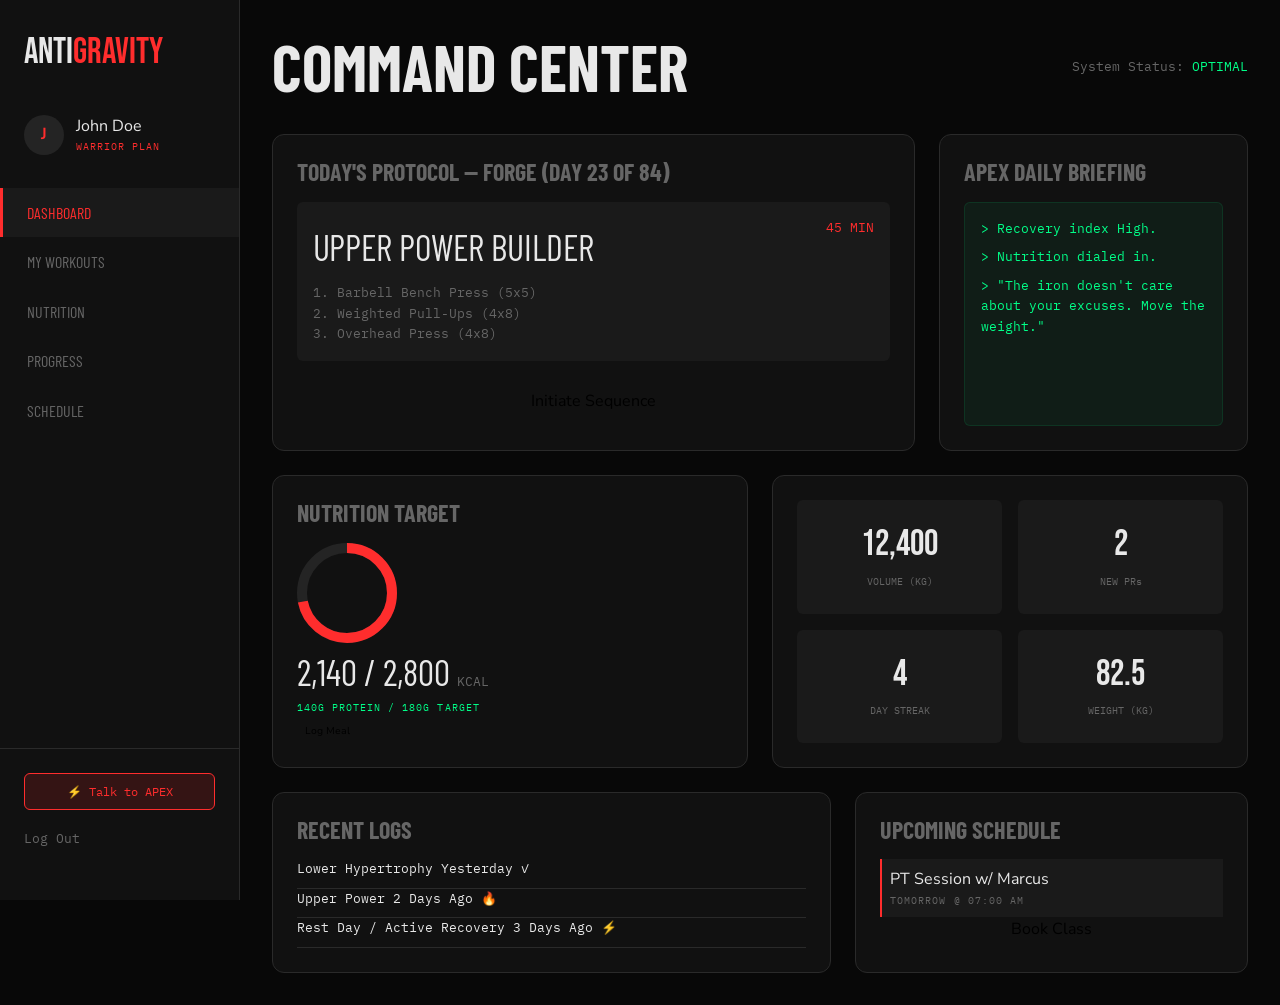
<file: dashboard.html>
<!DOCTYPE html>
<html lang="en">
<head>
  <meta charset="UTF-8">
  <meta name="viewport" content="width=device-width, initial-scale=1.0">
  <title>Dashboard | AntiGravity</title>
  <link rel="stylesheet" href="css/dashboard.css">
  <link href="https://fonts.googleapis.com/css2?family=Barlow+Condensed:ital,wght@0,400;0,700;1,400;1,700&family=Bebas+Neue&family=IBM+Plex+Mono:ital,wght@0,400;0,700;1,400;1,700&family=Nunito+Sans:ital,opsz,wght@0,6..12,400;0,6..12,700;1,6..12,400;1,6..12,700&display=swap" rel="stylesheet">
  <script type="module" src="js/dashboard.js" defer></script>
</head>
<body>

  <!-- SIDEBAR -->
  <aside class="sidebar">
    <div class="sidebar__header">
      <div class="sidebar__logo">ANTI<span>GRAVITY</span></div>
    </div>
    
    <div class="sidebar__user">
      <div class="sidebar__avatar">J</div>
      <div>
        <p class="font-heading uppercase text-body">John Doe</p>
        <p class="font-mono text-label color-red">WARRIOR PLAN</p>
      </div>
    </div>

    <nav class="sidebar__nav flex-col gap-2">
      <a href="#" class="sidebar__link active" data-tab="dashboard">Dashboard</a>
      <a href="#" class="sidebar__link" data-tab="workouts">My Workouts</a>
      <a href="#" class="sidebar__link" data-tab="nutrition">Nutrition</a>
      <a href="#" class="sidebar__link" data-tab="progress">Progress</a>
      <a href="#" class="sidebar__link" data-tab="schedule">Schedule</a>
    </nav>

    <div class="sidebar__footer">
      <button class="sidebar__talk-btn" data-tab="apex">⚡ Talk to APEX</button>
      <a href="index.html" class="font-mono text-small color-muted">Log Out</a>
    </div>
  </aside>

  <!-- MAIN -->
  <main class="main-content">
    <header class="main-header">
      <h1 class="font-heading text-headline uppercase" id="view-title">Command Center</h1>
      <div class="font-mono text-small color-muted">System Status: <span class="color-green">OPTIMAL</span></div>
    </header>

    <div class="dashboard-views-container">
      
      <!-- DASHBOARD VIEW -->
      <section id="view-dashboard" class="dashboard-view active">
        <div class="dashboard-grid">
          <!-- W1: Today's Workout -->
          <div class="widget widget-primary">
            <h2 class="widget-title">Today's Protocol — FORGE (Day 23 of 84)</h2>
            <div class="workout-preview">
              <div class="workout-preview-head">
                <span class="font-heading uppercase text-title color-chrome">Upper Power Builder</span>
                <span class="font-mono text-small color-red">45 MIN</span>
              </div>
              <p class="workout-preview-list">1. Barbell Bench Press (5x5)<br>2. Weighted Pull-Ups (4x8)<br>3. Overhead Press (4x8)</p>
            </div>
            <button class="btn-primary" style="width:100%; border:none; padding:12px;">Initiate Sequence</button>
          </div>

          <!-- W2: APEX Brief -->
          <div class="widget widget-brief">
            <h2 class="widget-title">APEX Daily Briefing</h2>
            <div class="apex-brief">
              <p>> Recovery index High.</p>
              <p>> Nutrition dialed in.</p>
              <p>> "The iron doesn't care about your excuses. Move the weight."</p>
            </div>
          </div>

          <!-- W3: Nutrition -->
          <div class="widget widget-nutrition">
            <h2 class="widget-title">Nutrition Target</h2>
            <div class="flex-between">
              <div style="width:100px; height:100px;">
                <svg viewBox="0 0 100 100">
                  <circle cx="50" cy="50" r="45" fill="none" stroke="var(--color-surface-3)" stroke-width="10"/>
                  <circle cx="50" cy="50" r="45" fill="none" stroke="var(--color-red)" stroke-width="10" stroke-dasharray="283" stroke-dashoffset="80" style="transform:rotate(-90deg); transform-origin:center;"/>
                </svg>
              </div>
              <div class="flex-col gap-2">
                <p class="font-display text-title">2,140 / 2,800 <span class="text-small font-mono color-muted">KCAL</span></p>
                <p class="font-mono text-label color-green">140G Protein / 180G Target</p>
                <button class="btn-ghost" style="padding:4px 8px; font-size:10px;">Log Meal</button>
              </div>
            </div>
          </div>

          <!-- W4: Stats -->
          <div class="widget widget-stats">
            <div class="stat-mini"><div class="stat-mini-val">12,400</div><div class="stat-mini-label">VOLUME (KG)</div></div>
            <div class="stat-mini"><div class="stat-mini-val color-green">2</div><div class="stat-mini-label">NEW PRs</div></div>
            <div class="stat-mini"><div class="stat-mini-val">4</div><div class="stat-mini-label">DAY STREAK</div></div>
            <div class="stat-mini"><div class="stat-mini-val">82.5</div><div class="stat-mini-label">WEIGHT (KG)</div></div>
          </div>

          <!-- W5: Activity -->
          <div class="widget widget-activity">
            <h2 class="widget-title">Recent Logs</h2>
            <div class="flex-col gap-2 font-mono text-small">
              <div class="flex-between" style="border-bottom:1px solid var(--color-border); padding-bottom:8px;">
                <span class="color-chrome">Lower Hypertrophy</span>
                <span>Yesterday ✓</span>
              </div>
              <div class="flex-between" style="border-bottom:1px solid var(--color-border); padding-bottom:8px;">
                <span class="color-chrome">Upper Power</span>
                <span>2 Days Ago 🔥</span>
              </div>
              <div class="flex-between" style="border-bottom:1px solid var(--color-border); padding-bottom:8px;">
                <span class="color-chrome">Rest Day / Active Recovery</span>
                <span>3 Days Ago ⚡</span>
              </div>
            </div>
          </div>

          <!-- W6: Schedule -->
          <div class="widget widget-schedule">
            <h2 class="widget-title">Upcoming Schedule</h2>
            <div class="flex-col gap-4">
              <div style="background:var(--color-surface-2); border-left:2px solid var(--color-red); padding:8px;">
                <p class="font-heading uppercase">PT Session w/ Marcus</p>
                <p class="font-mono text-label color-muted">Tomorrow @ 07:00 AM</p>
              </div>
              <button class="btn-ghost" style="width:100%;">Book Class</button>
            </div>
          </div>
        </div>
      </section>

      <!-- WORKOUTS VIEW -->
      <section id="view-workouts" class="dashboard-view">
        <div class="widget" style="margin-bottom:var(--space-6);">
          <h2 class="widget-title">Active Program: FORGE</h2>
          <p class="mb-4 text-body color-muted">Week 4 of 12. You are currently in a high-volume block.</p>
          <div class="grid-cols-3">
            <div style="border:1px solid var(--color-border); padding:var(--space-4); border-radius:var(--radius-base);">
              <h4 class="font-heading text-subtitle uppercase">Day 1: Upper Power</h4><p class="text-small color-muted font-mono mt-2 mb-4">Completed</p><button class="btn-ghost" style="width:100%;font-size:12px;">View Log</button>
            </div>
            <div style="border:1px solid var(--color-red); padding:var(--space-4); border-radius:var(--radius-base); background:var(--color-surface-2);">
              <h4 class="font-heading text-subtitle uppercase">Day 2: Lower Power</h4><p class="text-small color-red font-mono mt-2 mb-4">Up Next</p><button class="btn-primary" style="width:100%;font-size:12px;">Start Now</button>
            </div>
            <div style="border:1px solid var(--color-border); padding:var(--space-4); border-radius:var(--radius-base);">
              <h4 class="font-heading text-subtitle uppercase">Day 3: Rest</h4><p class="text-small color-muted font-mono mt-2 mb-4">Scheduled</p>
            </div>
          </div>
        </div>
        <div class="widget">
           <h2 class="widget-title">Generate New Protocol</h2>
           <p class="mb-4 text-body color-muted">Ready to switch things up? Use APEX to generate a new program.</p>
           <button class="btn-ghost color-red" style="border-color:var(--color-red);">Initialize AI Generator</button>
        </div>
      </section>

      <!-- NUTRITION VIEW -->
      <section id="view-nutrition" class="dashboard-view">
        <div class="grid-cols-2">
          <div class="widget">
            <h2 class="widget-title">Today's Meals</h2>
            <div class="flex-col gap-4">
              <div style="background:var(--color-surface-2); padding:16px; border-radius:var(--radius-base); border-left:2px solid var(--color-green);">
                <span class="text-label">08:00</span>
                <div class="font-heading text-subtitle">Oats & Whey</div>
                <div class="font-mono text-muted mt-2" style="font-size:12px;">50C / 30P / 10F — 410 KCAL</div>
              </div>
              <div style="background:var(--color-surface-2); padding:16px; border-radius:var(--radius-base); border-left:2px solid var(--color-red);">
                <span class="text-label">12:30</span>
                <div class="font-heading text-subtitle">Chicken & Rice</div>
                <div class="font-mono text-muted mt-2" style="font-size:12px;">60C / 40P / 15F — 535 KCAL</div>
                <button class="btn-primary" style="margin-top:10px; padding:4px 8px; font-size:10px;">Log Now</button>
              </div>
            </div>
            <button class="btn-ghost mt-6" style="width:100%; margin-top:20px;">+ Add Custom Meal</button>
          </div>
          <div class="widget">
            <h2 class="widget-title">Generate Meal Plan</h2>
            <p class="text-body color-muted mb-4">Have APEX calculate exact macros based on your current physical stats.</p>
            
            <div class="flex-col gap-4" style="margin-top:var(--space-6);">
              <input type="number" id="dash-weight" placeholder="Current Weight (kg)" style="padding:10px; background:var(--color-surface-2); color:var(--color-chrome);">
              <select style="padding:10px; background:var(--color-surface-2); color:var(--color-chrome);">
                <option>Goal: Build Muscle</option>
                <option>Goal: Lose Fat</option>
                <option>Goal: Recomp</option>
              </select>
              <button class="btn-primary" style="width:100%; border:none;" onclick="alert('APEX logic connected (simulated)')">Generate Plan</button>
            </div>
          </div>
        </div>
      </section>

      <!-- PROGRESS VIEW -->
      <section id="view-progress" class="dashboard-view">
        <div class="widget" style="margin-bottom:var(--space-6);">
          <h2 class="widget-title">Strength Metrics (Estimated 1RM)</h2>
          <div style="background:var(--color-surface-2); height:300px; border-radius:var(--radius-base); display:flex; align-items:flex-end; justify-content:space-around; padding:var(--space-4);">
            <!-- Mock bar chart -->
            <div style="display:flex; flex-direction:column; align-items:center; gap:8px;">
              <div style="width:40px; height:120px; background:var(--color-border); position:relative;"><div style="position:absolute; bottom:0; width:100%; height:100%; background:var(--color-red);"></div></div>
              <span class="font-mono text-small">Bench (105kg)</span>
            </div>
            <div style="display:flex; flex-direction:column; align-items:center; gap:8px;">
              <div style="width:40px; height:180px; background:var(--color-border); position:relative;"><div style="position:absolute; bottom:0; width:100%; height:100%; background:var(--color-red);"></div></div>
              <span class="font-mono text-small">Squat (140kg)</span>
            </div>
            <div style="display:flex; flex-direction:column; align-items:center; gap:8px;">
              <div style="width:40px; height:240px; background:var(--color-border); position:relative;"><div style="position:absolute; bottom:0; width:100%; height:100%; background:var(--color-red);"></div></div>
              <span class="font-mono text-small">Deadlift (185kg)</span>
            </div>
          </div>
        </div>
        
        <div class="widget">
           <h2 class="widget-title">Volume Heatmap</h2>
           <div class="heat-map" id="dash-heatmap" style="display:grid; grid-template-columns:repeat(14, 1fr); gap:4px; margin-top:var(--space-6);"></div>
        </div>
      </section>

      <!-- SCHEDULE VIEW -->
      <section id="view-schedule" class="dashboard-view">
        <div class="widget">
          <h2 class="widget-title">Your Appointments</h2>
          <p class="text-body color-muted mb-6">Upcoming personal training sessions and group classes.</p>
          <div class="flex-col gap-4">
             <div style="padding:16px; border:1px solid var(--color-red); border-radius:var(--radius-base);">
               <h4 class="font-heading text-subtitle text-title">Tomorrow, 07:00 AM</h4>
               <p class="font-mono text-muted text-small mt-2">1-on-1 PT with Marcus Chen (Powerlifting Focus)</p>
             </div>
             <div style="padding:16px; border:1px solid var(--color-border); border-radius:var(--radius-base);">
               <h4 class="font-heading text-subtitle text-title">Friday, 06:00 PM</h4>
               <p class="font-mono text-muted text-small mt-2">IGNITE Class — Metabolic Conditioning Room</p>
             </div>
          </div>
          <button class="btn-primary mt-6" style="margin-top:var(--space-6);">Book New Session</button>
        </div>
      </section>

      <!-- APEX CHAT VIEW (FULL PAGE) -->
      <section id="view-apex" class="dashboard-view" style="height: calc(100vh - 120px); display:none; flex-direction:column;">
        <div class="widget" style="flex:1; display:flex; flex-direction:column; padding:0; overflow:hidden;">
          <div style="background:var(--color-red); padding:var(--space-4); display:flex; justify-content:space-between; align-items:center;">
             <div>
               <h2 class="font-mono text-title" style="color:#fff; margin:0; font-size:18px;">APEX // DIRECT LINK</h2>
               <p class="font-mono" style="color:var(--color-chrome); font-size:10px; margin-top:4px;">Secure internal network</p>
             </div>
             <div class="apex-teaser__pulse" style="background:#fff;"></div>
          </div>
          
          <div class="chat-messages" id="dash-apex-messages" style="flex:1; padding:var(--space-6); background:var(--color-surface); overflow-y:auto; display:flex; flex-direction:column; gap:var(--space-4);">
             <!-- Initial messages inserted by JS -->
          </div>
          
          <div class="chat-input-row" style="padding:var(--space-4); background:var(--color-surface-2);">
            <div style="display:flex; width:100%; max-width:800px; margin:0 auto; border:1px solid var(--color-border); border-radius:var(--radius-pill); overflow:hidden; background:var(--color-void);">
              <input type="text" id="dash-apex-input" placeholder="Initiate protocol inquiry..." style="flex:1; padding:12px 20px; font-family:var(--font-mono); font-size:14px; border:none; outline:none; background:transparent; color:#fff;">
              <button id="dash-apex-send" style="width:60px; background:var(--color-red); border:none; display:flex; align-items:center; justify-content:center; cursor:pointer;"><svg width="20" height="20" viewBox="0 0 24 24" fill="white"><path d="M2.01 21L23 12 2.01 3 2 10l15 2-15 2z"/></svg></button>
            </div>
          </div>
        </div>
      </section>

    </div>
  </main>

</body>
</html>
</file>
<file: css/variables.css>
/* css/variables.css */
:root {
  /* COLOR SYSTEM */
  --color-void: #080808;
  --color-surface: #111111;
  --color-surface-2: #1A1A1A;
  --color-surface-3: #242424;
  --color-border: #2A2A2A;
  --color-border-active: #FF2D2D;
  --color-red: #FF2D2D;
  --color-red-dim: #CC0000;
  --color-red-glow: rgba(255, 45, 45, 0.15);
  --color-green: #00FF88;
  --color-green-dim: rgba(0, 255, 136, 0.1);
  --color-chrome: #E8E8E8;
  --color-muted: #666666;
  --color-faint: #333333;
  --color-overlay: rgba(8, 8, 8, 0.92);

  /* TYPOGRAPHY */
  --font-display: 'Bebas Neue', display;
  --font-heading: 'Barlow Condensed', sans-serif;
  --font-mono: 'IBM Plex Mono', monospace;
  --font-body: 'Nunito Sans', sans-serif;

  /* FLUID TYPE SCALE */
  --text-mega: clamp(80px, 15vw, 200px);
  --text-display: clamp(48px, 8vw, 96px);
  --text-headline: clamp(32px, 5vw, 64px);
  --text-title: clamp(24px, 3vw, 36px);
  --text-subtitle: clamp(18px, 2vw, 24px);
  --text-body: clamp(14px, 1.5vw, 16px);
  --text-small: clamp(11px, 1vw, 13px);
  --text-label: clamp(10px, 0.8vw, 11px);

  /* SPACING SCALE */
  --space-1: 4px;
  --space-2: 8px;
  --space-3: 12px;
  --space-4: 16px;
  --space-5: 20px;
  --space-6: 24px;
  --space-8: 32px;
  --space-10: 40px;
  --space-12: 48px;
  --space-16: 64px;
  --space-20: 80px;

  /* LAYOUT VARS */
  --section-padding: clamp(60px, 10vw, 120px);
  --container-max: 1280px;
  --container-pad: 24px;

  /* EFFECTS */
  --shadow-red: 0 0 30px rgba(255, 45, 45, 0.3);
  --shadow-green: 0 0 20px rgba(0, 255, 136, 0.2);
  --shadow-card: 0 4px 24px rgba(0, 0, 0, 0.6);
  --shadow-float: 0 20px 60px rgba(0, 0, 0, 0.8);
  --blur-glass: blur(20px);
  
  --radius-sharp: 2px;
  --radius-base: 6px;
  --radius-lg: 12px;
  --radius-pill: 100px;

  /* TRANSITIONS */
  --ease-snap: cubic-bezier(0.23, 1, 0.32, 1);
  --ease-bounce: cubic-bezier(0.34, 1.56, 0.64, 1);
  --ease-smooth: cubic-bezier(0.4, 0, 0.2, 1);
  --duration-fast: 150ms;
  --duration-base: 300ms;
  --duration-slow: 600ms;
  --duration-crawl: 1000ms;

  /* Z-INDEX SCALE */
  --z-base: 1;
  --z-raised: 10;
  --z-dropdown: 100;
  --z-sticky: 200;
  --z-overlay: 300;
  --z-modal: 400;
  --z-toast: 500;
  --z-cursor: 9999;
}
</file>
<file: css/typography.css>
/* css/typography.css */

body {
  font-family: var(--font-body);
  font-size: var(--text-body);
  color: var(--color-chrome);
  line-height: 1.6;
}

h1, h2, h3, h4, h5, h6 {
  margin: 0;
  line-height: 1.1;
}

.text-mega {
  font-family: var(--font-display);
  font-size: var(--text-mega);
  line-height: 0.85;
}

.text-display {
  font-family: var(--font-display);
  font-size: var(--text-display);
}

.text-headline {
  font-family: var(--font-heading);
  font-size: var(--text-headline);
  text-transform: uppercase;
}

.text-title {
  font-family: var(--font-heading);
  font-size: var(--text-title);
  text-transform: uppercase;
}

.text-subtitle {
  font-family: var(--font-heading);
  font-size: var(--text-subtitle);
}

.text-body {
  font-family: var(--font-body);
  font-size: var(--text-body);
}

.text-small {
  font-family: var(--font-body);
  font-size: var(--text-small);
}

.text-label {
  font-family: var(--font-mono);
  font-size: var(--text-label);
  text-transform: uppercase;
  letter-spacing: 0.1em;
}

.font-mono {
  font-family: var(--font-mono);
}

.color-red { color: var(--color-red); }
.color-chrome { color: var(--color-chrome); }
.color-muted { color: var(--color-muted); }
.color-green { color: var(--color-green); }

.tracking-wide { letter-spacing: 0.05em; }
.tracking-wider { letter-spacing: 0.1em; }
.tracking-widest { letter-spacing: 0.2em; }
</file>
<file: css/layout.css>
/* css/layout.css */

.container {
  width: 100%;
  max-width: var(--container-max);
  margin-inline: auto;
  padding-inline: var(--container-pad);
}

section {
  padding-block: var(--section-padding);
  position: relative;
}

/* Common Layout Utilities */
.split-layout {
  display: flex;
  flex-direction: column;
  gap: var(--space-12);
}

@media (min-width: 768px) {
  .split-layout {
    flex-direction: row;
    align-items: center;
  }
  .split-layout > * {
    flex: 1;
  }
}

.grid-cols-2 {
  display: grid;
  grid-template-columns: repeat(1, 1fr);
  gap: var(--space-6);
}

@media (min-width: 768px) {
  .grid-cols-2 {
    grid-template-columns: repeat(2, 1fr);
  }
}

.grid-cols-3 {
  display: grid;
  grid-template-columns: repeat(1, 1fr);
  gap: var(--space-6);
}

@media (min-width: 768px) {
  .grid-cols-3 {
    grid-template-columns: repeat(2, 1fr);
  }
}

@media (min-width: 1024px) {
  .grid-cols-3 {
    grid-template-columns: repeat(3, 1fr);
  }
}

.flex-center {
  display: flex;
  align-items: center;
  justify-content: center;
}

.flex-between {
  display: flex;
  align-items: center;
  justify-content: space-between;
}

.flex-col {
  display: flex;
  flex-direction: column;
}

.gap-2 { gap: var(--space-2); }
.gap-4 { gap: var(--space-4); }
.gap-6 { gap: var(--space-6); }
.gap-8 { gap: var(--space-8); }
</file>
<file: css/components.css>
/* css/components.css */

/* NAVIGATION */
.nav {
  position: fixed;
  top: 0;
  width: 100%;
  padding: var(--space-4) var(--space-6);
  z-index: var(--z-sticky);
  transition: background var(--duration-base), border var(--duration-base);
  display: flex;
  align-items: center;
  justify-content: space-between;
}

.nav--scrolled {
  background: var(--color-void);
  border-bottom: 1px solid var(--color-red);
  backdrop-filter: var(--blur-glass);
  -webkit-backdrop-filter: var(--blur-glass);
}

.nav__logo {
  font-family: var(--font-display);
  font-size: var(--text-title);
  letter-spacing: 0.1em;
}

.nav__logo span {
  color: var(--color-red);
}

.nav__links {
  display: none;
  gap: var(--space-8);
}

@media (min-width: 1024px) {
  .nav__links {
    display: flex;
  }
}

.nav__link {
  font-family: var(--font-heading);
  text-transform: uppercase;
  letter-spacing: 0.1em;
  font-size: var(--text-body);
  position: relative;
  transition: color var(--duration-fast);
}

.nav__link:hover {
  color: var(--color-red);
}

.nav__link::after {
  content: '';
  position: absolute;
  bottom: -4px;
  left: 0;
  width: 100%;
  height: 2px;
  background: var(--color-red);
  transform: scaleX(0);
  transform-origin: right;
  transition: transform var(--duration-base) var(--ease-smooth);
}

.nav__link:hover::after {
  transform: scaleX(1);
  transform-origin: left;
}

.nav__actions {
  display: flex;
  align-items: center;
  gap: var(--space-4);
}

.nav__cta-primary {
  display: none;
  background: var(--color-red);
  color: #fff;
  font-family: var(--font-heading);
  text-transform: uppercase;
  padding: var(--space-2) var(--space-6);
  border-radius: var(--radius-sharp);
  font-size: var(--text-body);
  transition: background var(--duration-fast), transform var(--duration-fast);
}

@media (min-width: 768px) {
  .nav__cta-primary { display: block; }
}

.nav__cta-primary:hover {
  background: var(--color-red-dim);
  transform: translateY(-2px);
}

.scroll-progress {
  position: fixed;
  top: 70px;
  left: 0;
  width: 100%;
  height: 2px;
  background: var(--color-red);
  transform-origin: left;
  transform: scaleX(0);
  z-index: calc(var(--z-sticky) - 1);
}

.hamburger {
  display: flex;
  flex-direction: column;
  gap: 6px;
  z-index: var(--z-modal);
}

@media (min-width: 1024px) {
  .hamburger { display: none; }
}

.hamburger span {
  display: block;
  width: 24px;
  height: 2px;
  background: var(--color-chrome);
  transition: transform var(--duration-base), opacity var(--duration-base);
}

.hamburger.open span:nth-child(1) { transform: translateY(8px) rotate(45deg); }
.hamburger.open span:nth-child(2) { opacity: 0; }
.hamburger.open span:nth-child(3) { transform: translateY(-8px) rotate(-45deg); }


/* HERO */
.hero {
  height: 100dvh;
  position: relative;
  overflow: hidden;
  display: flex;
  align-items: center;
}

.hero__grid {
  position: absolute;
  top: 0; left: 0; width: 100%; height: 100%;
  background-image: 
    linear-gradient(rgba(255,255,255,0.05) 1px, transparent 1px),
    linear-gradient(90deg, rgba(255,255,255,0.05) 1px, transparent 1px);
  background-size: 100px 100px;
  transform: perspective(500px) rotateX(60deg) translateY(-100px) translateZ(-200px);
  animation: grid-scroll 20s linear infinite;
  z-index: 1;
}

.hero__particles {
  position: absolute;
  top: 0; left: 0; width: 100%; height: 100%;
  z-index: 2;
  pointer-events: none;
}
.hero__particle {
  position: absolute;
  width: 3px; height: 3px;
  background: var(--color-chrome);
  border-radius: 50%;
  opacity: 0.2;
}

.hero__glow {
  position: absolute;
  top: 50%; left: 50%;
  transform: translate(-50%, -50%);
  width: 800px; height: 800px;
  background: radial-gradient(circle, var(--color-red) 0%, transparent 60%);
  opacity: 0.15;
  z-index: 2;
  pointer-events: none;
}

.hero__content {
  position: relative;
  z-index: 10;
  width: 100%;
  padding-inline: var(--container-pad);
}

.hero__mega {
  font-family: var(--font-display);
  font-size: var(--text-mega);
  line-height: 0.85;
  color: transparent;
  -webkit-text-stroke: 1px var(--color-chrome);
  margin-bottom: var(--space-2);
}
.hero__mega span {
  display: block;
  color: var(--color-red);
  -webkit-text-stroke: 0;
}

.hero__sub {
  font-family: var(--font-mono);
  font-size: var(--text-small);
  color: var(--color-muted);
  letter-spacing: 0.2em;
  margin-block: var(--space-6);
}

.hero__stats {
  display: flex;
  flex-wrap: wrap;
  gap: var(--space-6);
  margin-block: var(--space-8);
  align-items: center;
}

.hero__stat {
  display: flex;
  flex-direction: column;
}
.hero__stat-num {
  color: var(--color-red);
  font-family: var(--font-display);
  font-size: var(--text-title);
  line-height: 1;
}
.hero__stat-label {
  color: var(--color-muted);
  font-family: var(--font-mono);
  font-size: var(--text-label);
  text-transform: uppercase;
}
.hero__stat-divider {
  width: 1px;
  height: 30px;
  background: var(--color-border);
}
@media (max-width: 600px){
  .hero__stat-divider { display: none; }
}

.hero__cta-group {
  display: flex;
  gap: var(--space-4);
  flex-wrap: wrap;
}

.btn-primary, .btn-ghost {
  padding: var(--space-4) var(--space-8);
  font-family: var(--font-heading);
  text-transform: uppercase;
  font-size: var(--text-subtitle);
  letter-spacing: 0.05em;
  border-radius: var(--radius-sharp);
  transition: all var(--duration-fast);
  text-align: center;
}

.btn-primary {
  background: var(--color-red);
  color: #fff;
}
.btn-primary:hover {
  transform: scale(1.02);
  box-shadow: var(--shadow-red);
}

.btn-ghost {
  background: transparent;
  color: var(--color-chrome);
  border: 1px solid var(--color-chrome);
}
.btn-ghost:hover {
  background: var(--color-chrome);
  color: #000;
}

.apex-teaser {
  position: absolute;
  bottom: var(--space-8);
  right: var(--space-8);
  background: var(--color-overlay);
  backdrop-filter: var(--blur-glass);
  -webkit-backdrop-filter: var(--blur-glass);
  border: 1px solid var(--color-border);
  padding: var(--space-4) var(--space-6);
  border-radius: var(--radius-base);
  display: flex;
  align-items: center;
  gap: var(--space-3);
  font-family: var(--font-heading);
  text-transform: uppercase;
  color: var(--color-chrome);
  cursor: pointer;
  z-index: 20;
}

.apex-teaser__pulse {
  width: 10px; height: 10px;
  background: var(--color-red);
  border-radius: 50%;
  animation: red-pulse 2s infinite;
}

.hero__slash {
  position: absolute;
  bottom: -50px;
  left: 0;
  width: 120%;
  height: 100px;
  background: var(--color-red);
  transform: rotate(-3deg);
  transform-origin: bottom left;
  z-index: 5;
}


/* PROGRAMS */
.programs__grid {
  display: grid;
  grid-template-columns: repeat(auto-fill, minmax(320px, 1fr));
  gap: var(--space-6);
  margin-top: var(--space-8);
}

.program-card {
  background: var(--color-surface);
  border: 1px solid var(--color-border);
  border-radius: var(--radius-base);
  padding: var(--space-8);
  position: relative;
  overflow: hidden;
  transition: transform var(--duration-base), box-shadow var(--duration-base);
  display: flex;
  flex-direction: column;
  height: 100%;
}

.program-card::before {
  content: '';
  position: absolute;
  top: 0; left: 0; width: 100%; height: 4px;
  background: var(--color-red);
  transform: scaleX(0);
  transform-origin: left;
  transition: transform var(--duration-base) var(--ease-smooth);
}

.program-card:hover {
  transform: translateY(-4px);
  box-shadow: var(--shadow-red);
}
.program-card:hover::before {
  transform: scaleX(1);
}

.program-card__icon {
  width: 48px; height: 48px;
  fill: var(--color-red);
  margin-bottom: var(--space-6);
}

.program-card__badge {
  position: absolute;
  top: var(--space-6); right: var(--space-6);
  padding: 4px 12px;
  border-radius: var(--radius-pill);
  font-family: var(--font-mono);
  font-size: 10px;
  text-transform: uppercase;
}
.badge-high { border: 1px solid var(--color-red); color: var(--color-red); }
.badge-med { border: 1px solid #FFC107; color: #FFC107; }
.badge-low { border: 1px solid var(--color-green); color: var(--color-green); }

.program-card__title { margin-bottom: var(--space-2); }
.program-card__desc { margin-bottom: var(--space-6); flex: 1; }

.program-card__ai-btn {
  background: transparent;
  border: 1px solid var(--color-border);
  color: var(--color-chrome);
  padding: var(--space-2) var(--space-4);
  font-family: var(--font-body);
  font-size: var(--text-small);
  border-radius: var(--radius-sharp);
  display: flex; align-items: center; gap: 8px;
  margin-top: var(--space-4);
  transition: all var(--duration-fast);
}
.program-card__ai-btn:hover {
  border-color: var(--color-red);
  color: var(--color-red);
}


/* AI WORKOUT GENERATOR */
.workout-gen {
  background: url('data:image/svg+xml;utf8,<svg width="40" height="40" xmlns="http://www.w3.org/2000/svg"><path d="M0 0h40v40H0z" fill="%23080808"/><path d="M39 39H1V1" stroke="%231a1a1a" fill="none"/></svg>');
}

.wg__steps {
  display: flex;
  justify-content: space-between;
  position: relative;
  margin-bottom: var(--space-10);
}
.wg__steps::before {
  content: ''; position: absolute;
  top: 50%; left: 0; width: 100%; height: 2px;
  background: var(--color-border);
  transform: translateY(-50%); z-index: 1;
}

.wg__step-indicator {
  width: 32px; height: 32px;
  background: var(--color-void);
  border: 2px solid var(--color-border);
  border-radius: 50%;
  display: flex; align-items: center; justify-content: center;
  font-family: var(--font-mono);
  font-size: var(--text-small);
  z-index: 2;
  transition: all var(--duration-base);
}
.wg__step-indicator.active, .wg__step-indicator.complete {
  border-color: var(--color-red);
  color: var(--color-red);
}
.wg__step-indicator.complete {
  background: var(--color-red);
  color: #fff;
}

.wg__step-content {
  display: none;
  animation: fadeInRight var(--duration-base) forwards;
}
.wg__step-content.active { display: block; }

.chip-group {
  display: flex;
  flex-wrap: wrap;
  gap: var(--space-4);
  margin-block: var(--space-6);
}

.chip {
  padding: var(--space-3) var(--space-6);
  border: 1px solid var(--color-chrome);
  border-radius: var(--radius-pill);
  font-family: var(--font-heading);
  text-transform: uppercase;
  font-size: var(--text-subtitle);
  color: var(--color-chrome);
  transition: all var(--duration-fast);
}
.chip:hover {
  border-color: var(--color-red);
  color: var(--color-red);
}
.chip.selected {
  background: var(--color-red);
  border-color: var(--color-red);
  color: #fff;
}

.wg__btn-generate {
  width: 100%;
  background: var(--color-red);
  color: #fff;
  font-family: var(--font-display);
  font-size: var(--text-title);
  padding: var(--space-4);
  border-radius: var(--radius-base);
  margin-top: var(--space-8);
  transition: transform var(--duration-fast);
}
.wg__btn-generate:hover {
  transform: scale(1.02);
  animation: text-shimmer 2s infinite linear;
}

.workout-result {
  display: none;
  background: var(--color-surface);
  border: 1px solid var(--color-border);
  border-radius: var(--radius-base);
  padding: var(--space-8);
  margin-top: var(--space-8);
}
.workout-result.visible { display: block; animation: fadeInUp var(--duration-base) forwards; }

.exercise-table {
  width: 100%;
  border-collapse: collapse;
  margin-block: var(--space-6);
  font-family: var(--font-mono);
  font-size: var(--text-small);
}
.exercise-table th, .exercise-table td {
  padding: var(--space-3);
  text-align: left;
  border-bottom: 1px solid var(--color-border);
}
.exercise-table th {
  color: var(--color-red);
  text-transform: uppercase;
}
.exercise-table tr:nth-child(even) { background: var(--color-surface-2); }
.exercise-table tr:hover { background: var(--color-surface-3); }

.skeleton {
  width: 100%; height: 200px;
  background: linear-gradient(90deg, var(--color-surface-2) 25%, var(--color-surface-3) 50%, var(--color-surface-2) 75%);
  background-size: 200% 100%;
  animation: skeleton-shimmer 1.5s infinite linear;
  border-radius: var(--radius-base);
}


/* TRAINERS */
.trainer-card {
  background: var(--color-surface);
  border-radius: var(--radius-base);
  overflow: hidden;
  transition: box-shadow var(--duration-base);
  height: 100%;
}
.trainer-card:hover {
  box-shadow: var(--shadow-red);
}

.trainer-card__photo {
  width: 100%;
  aspect-ratio: 3/4;
  background: linear-gradient(135deg, var(--color-surface-2), var(--color-surface-3));
  display: flex; align-items: center; justify-content: center;
  font-family: var(--font-display);
  font-size: var(--text-mega);
  color: var(--color-border);
  overflow: hidden;
}
.trainer-card__photo img {
  width: 100%; height: 100%; object-fit: cover;
  transition: transform var(--duration-slow);
}
.trainer-card:hover .trainer-card__photo img {
  transform: scale(1.05);
}

.trainer-card__info {
  padding: var(--space-6);
}

.trainer-card__rating { color: #FFC107; margin-bottom: var(--space-2); }

.trainer-card__certs {
  display: flex; flex-wrap: wrap; gap: var(--space-2); margin-block: var(--space-4);
}
.trainer-card__certs span {
  padding: 2px 8px; border: 1px solid var(--color-chrome);
  border-radius: var(--radius-pill); font-family: var(--font-mono); font-size: 10px;
}

.trainer-match-cta {
  width: 100%; background: var(--color-red-glow); border: 1px solid var(--color-red);
  padding: var(--space-6); text-align: center; border-radius: var(--radius-base);
  margin-top: var(--space-8); color: var(--color-red);
  font-family: var(--font-heading); font-size: var(--text-subtitle); transition: all 0.3s;
}
.trainer-match-cta:hover { background: var(--color-red); color: #fff; }


/* NUTRITION */
.nutrition-result-cards {
  display: grid;
  grid-template-columns: 1fr 1fr;
  gap: var(--space-4);
}
.nutrition-card {
  background: var(--color-surface);
  padding: var(--space-6);
  border-radius: var(--radius-base);
  text-align: center;
}
.result-number {
  font-family: var(--font-display);
  font-size: var(--text-headline);
}
.result-number.cal { color: var(--color-red); }
.result-number.macro { color: var(--color-green); }


/* PROGRESS (PREVIEW) */
.progress-section {
  position: relative;
  background: var(--color-surface);
}
.hex-bg {
  position: absolute; top: 0; left: 0; width: 100%; height: 100%;
  background-image: radial-gradient(var(--color-surface-2) 1px, transparent 1px);
  background-size: 20px 20px; opacity: 0.5; z-index: 0;
}

.chart-preview {
  background: var(--color-surface-2); padding: var(--space-6);
  border-radius: var(--radius-base); position: relative; z-index: 1;
}

.heat-map {
  display: grid; grid-template-columns: repeat(7, 1fr); gap: 4px;
}
.heat-cell {
  aspect-ratio: 1; background: var(--color-surface-3); border-radius: 2px;
}
.heat-cell[data-intensity="1"] { background: rgba(255,45,45,0.2); }
.heat-cell[data-intensity="2"] { background: rgba(255,45,45,0.5); }
.heat-cell[data-intensity="3"] { background: rgba(255,45,45,0.8); }
.heat-cell[data-intensity="4"] { background: var(--color-red); }

.apex-insight {
  background: var(--color-surface-2); border-left: 4px solid var(--color-green);
  padding: var(--space-4); font-family: var(--font-mono); font-size: var(--text-small);
  margin-top: var(--space-6);
}


/* PRICING */
.pricing__toggle-wrapper {
  display: flex; align-items: center; justify-content: center; gap: var(--space-4);
  margin-bottom: var(--space-10); font-family: var(--font-heading); font-size: var(--text-subtitle);
}
.pricing__toggle {
  width: 60px; height: 30px; background: var(--color-surface-2);
  border-radius: var(--radius-pill); position: relative; cursor: pointer;
}
.pricing__toggle::after {
  content: ''; position: absolute; top: 4px; left: 4px;
  width: 22px; height: 22px; background: var(--color-chrome);
  border-radius: 50%; transition: transform var(--duration-fast);
}
.pricing__toggle.annual::after { transform: translateX(30px); background: var(--color-red); }

.pricing-card {
  background: var(--color-surface); border: 1px solid var(--color-border);
  border-radius: var(--radius-lg); padding: var(--space-8); position: relative;
  display: flex; flex-direction: column;
}
.pricing-card--featured {
  border-color: var(--color-red); transform: scale(1.04); z-index: 2;
  box-shadow: var(--shadow-red);
}
.pricing-card__badge {
  position: absolute; top: -12px; right: 20px; background: var(--color-red);
  color: #fff; padding: 4px 12px; border-radius: var(--radius-pill);
  font-family: var(--font-mono); font-size: 10px; font-weight: bold;
}
.pricing-card__price {
  font-family: var(--font-display); font-size: 4rem; color: var(--color-red);
  margin-block: var(--space-4);
}
.pricing-card__price span { font-family: var(--font-mono); font-size: 1rem; color: var(--color-muted); }

.feature-list { margin-block: var(--space-8); flex: 1; }
.feature-list li {
  display: flex; align-items: center; gap: var(--space-3);
  font-family: var(--font-mono); font-size: var(--text-small);
  margin-bottom: var(--space-3);
}
.feature-list li.pro { color: var(--color-chrome); }
.feature-list li.con { color: var(--color-faint); text-decoration: line-through; }

.faq-accordion { max-width: 800px; margin: var(--space-16) auto 0; }
.faq-item {
  border-bottom: 1px solid var(--color-border); padding-block: var(--space-4);
}
.faq-question {
  display: flex; justify-content: space-between; align-items: center;
  font-family: var(--font-heading); font-size: var(--text-subtitle);
  cursor: pointer; text-transform: uppercase;
}
.faq-answer {
  max-height: 0; overflow: hidden; transition: max-height var(--duration-base);
  color: var(--color-muted); margin-top: 0;
}
.faq-item.open .faq-answer { max-height: 200px; margin-top: var(--space-2); }


/* TESTIMONIALS */
.testimonials { overflow: hidden; }
.marquee-track {
  display: flex; gap: var(--space-6); width: 200%;
  animation: marquee-scroll 20s linear infinite; padding-block: var(--space-4);
}
.marquee-track:hover { animation-play-state: paused; }

.testimonial-card {
  min-width: 320px; background: var(--color-surface);
  padding: var(--space-6); border-radius: var(--radius-base);
  border: 1px solid var(--color-border); white-space: normal;
}
.achievement-badge {
  display: inline-block; background: var(--color-red-dim);
  color: #fff; padding: 4px 12px; border-radius: var(--radius-pill);
  font-family: var(--font-heading); font-size: 12px; margin-bottom: var(--space-4);
}


/* CHAT DEMO */
.chat-demo {
  background: var(--color-surface);
  border: 1px solid var(--color-border);
  border-radius: var(--radius-lg);
  overflow: hidden;
}


/* APEX FAB & PANEL */
.apex-fab {
  position: fixed; bottom: var(--space-6); right: var(--space-6);
  width: 64px; height: 64px; border-radius: 50%;
  background: var(--color-red); color: #fff;
  display: flex; align-items: center; justify-content: center;
  z-index: var(--z-modal); box-shadow: var(--shadow-red);
  animation: apex-breathe 4s infinite; cursor: pointer;
}

.apex-panel {
  position: fixed; bottom: 100px; right: var(--space-6);
  width: 380px; height: 500px; background: var(--color-surface);
  border: 1px solid var(--color-red); border-radius: var(--radius-lg);
  z-index: var(--z-modal); transform: translateY(120%); opacity: 0;
  transition: all var(--duration-base) var(--ease-bounce);
  display: flex; flex-direction: column; overflow: hidden;
  box-shadow: var(--shadow-float);
}
.apex-panel.open { transform: translateY(0); opacity: 1; }

.apex-panel__header {
  background: var(--color-red); padding: var(--space-3) var(--space-4);
  display: flex; justify-content: space-between; align-items: center;
  font-family: var(--font-mono); color: #fff; font-size: var(--text-small);
}

.chat-messages {
  flex: 1; padding: var(--space-4); overflow-y: auto;
  display: flex; flex-direction: column; gap: var(--space-4);
}

.chat-bubble {
  max-width: 85%; padding: var(--space-3) var(--space-4);
  border-radius: var(--radius-lg); font-size: var(--text-body);
}
.chat-bubble--apex {
  background: var(--color-surface-3); border-left: 2px solid var(--color-green);
  align-self: flex-start; border-bottom-left-radius: 0;
}
.chat-bubble--user {
  background: var(--color-red-dim); align-self: flex-end;
  border-bottom-right-radius: 0;
}

.chat-input-row {
  display: flex; padding: var(--space-3); border-top: 1px solid var(--color-border);
  background: var(--color-void);
}
.chat-input-row input {
  flex: 1; color: var(--color-chrome); padding-inline: var(--space-3); outline: none;
}
.chat-input-row button {
  width: 36px; height: 36px; background: var(--color-red);
  border-radius: 50%; color: #fff; display: flex; align-items: center; justify-content: center;
}


/* FACILITIES */
.facility-grid {
  column-count: 1; column-gap: var(--space-2);
}
@media(min-width: 768px){ .facility-grid { column-count: 2; } }
@media(min-width: 1024px){ .facility-grid { column-count: 3; } }

.facility-item {
  position: relative; overflow: hidden; margin-bottom: var(--space-2);
  break-inside: avoid; background: var(--color-surface-2); min-height: 200px;
}
.facility-item__overlay {
  position: absolute; top:0; left:0; width:100%; height:100%;
  background: linear-gradient(to top, rgba(255,45,45,0.8), transparent);
  opacity: 0; transition: opacity var(--duration-fast);
  display: flex; align-items: flex-end; padding: var(--space-4);
}
.facility-item:hover .facility-item__overlay { opacity: 1; }
.facility-item__label {
  font-family: var(--font-heading); font-size: var(--text-title);
  transform: translateY(20px); transition: transform var(--duration-base);
}
.facility-item:hover .facility-item__label { transform: translateY(0); }


/* FOOTER */
.footer {
  border-top: 2px solid var(--color-red); padding-block: var(--space-12) var(--space-6);
  background: var(--color-void);
}
.footer__logo { font-family: var(--font-display); font-size: 3rem; color: var(--color-chrome); }
.footer__links { margin-top: var(--space-8); }
.footer__links h4 { color: var(--color-muted); font-family: var(--font-mono); font-size: var(--text-label); margin-bottom: var(--space-4); }
.footer__links a { display: block; margin-bottom: var(--space-2); color: var(--color-chrome); transition: color 0.2s; }
.footer__links a:hover { color: var(--color-red); }
</file>
<file: css/animations.css>
/* css/animations.css */

@keyframes grid-scroll {
  0% { background-position: 0 0; }
  100% { background-position: 0 100px; }
}

@keyframes particle-float {
  0%, 100% { transform: translate(0, 0); opacity: 0.2; }
  33% { transform: translate(30px, -50px); opacity: 0.6; }
  66% { transform: translate(-20px, 20px); opacity: 0.3; }
}

@keyframes red-pulse {
  0% { box-shadow: 0 0 0 0 rgba(255, 45, 45, 0.4); }
  70% { box-shadow: 0 0 0 15px rgba(255, 45, 45, 0); }
  100% { box-shadow: 0 0 0 0 rgba(255, 45, 45, 0); }
}

@keyframes text-shimmer {
  to { background-position: 200% center; }
}

@keyframes count-up {
  from { opacity: 0; transform: translateY(10px); }
  to { opacity: 1; transform: translateY(0); }
}

@keyframes marquee-scroll {
  from { transform: translateX(0); }
  to { transform: translateX(-50%); }
}

@keyframes skeleton-shimmer {
  to { background-position: 200% 0; }
}

@keyframes bar-fill {
  from { transform: scaleX(0); }
  to { transform: scaleX(1); }
}

@keyframes ring-draw {
  to { stroke-dashoffset: 0; }
}

@keyframes heat-cell-pop {
  0% { transform: scale(0); }
  70% { transform: scale(1.2); }
  100% { transform: scale(1); }
}

@keyframes diagonal-wipe {
  from { clip-path: inset(0 100% 0 0); }
  to { clip-path: inset(0 0 0 0); }
}

@keyframes apex-breathe {
  0%, 100% { transform: scale(1); }
  50% { transform: scale(1.04); }
}

@keyframes glitch {
  0% { transform: translate(0); }
  20% { transform: translate(-2px, 1px); }
  40% { transform: translate(-1px, -1px); }
  60% { transform: translate(2px, 1px); }
  80% { transform: translate(1px, -1px); }
  100% { transform: translate(0); }
}

@keyframes fadeInUp {
  from { opacity: 0; transform: translateY(30px); }
  to { opacity: 1; transform: translateY(0); }
}

@keyframes fadeInRight {
  from { opacity: 0; transform: translateX(30px); }
  to { opacity: 1; transform: translateX(0); }
}

@keyframes slideLeft {
  from { opacity: 1; transform: translateX(0); }
  to { opacity: 0; transform: translateX(-30px); }
}

/* UTILITY CLASSES */
.animate-on-scroll {
  opacity: 0;
  transform: translateY(40px);
  transition: opacity 0.8s var(--ease-smooth), transform 0.8s var(--ease-smooth);
}
.animate-on-scroll.visible {
  opacity: 1;
  transform: translateY(0);
}

.animate-left {
  opacity: 0; transform: translateX(-40px);
  transition: all 0.8s var(--ease-smooth);
}
.animate-left.visible { opacity: 1; transform: translateX(0); }

.animate-right {
  opacity: 0; transform: translateX(40px);
  transition: all 0.8s var(--ease-smooth);
}
.animate-right.visible { opacity: 1; transform: translateX(0); }

.animate-scale {
  opacity: 0; transform: scale(0.92);
  transition: all 0.8s var(--ease-bounce);
}
.animate-scale.visible { opacity: 1; transform: scale(1); }

.stagger-1 { transition-delay: 80ms; }
.stagger-2 { transition-delay: 160ms; }
.stagger-3 { transition-delay: 240ms; }
.stagger-4 { transition-delay: 320ms; }
.stagger-5 { transition-delay: 400ms; }
.stagger-6 { transition-delay: 480ms; }

.hover-red-glow:hover { box-shadow: var(--shadow-red); }
.hover-lift:hover { transform: translateY(-4px); box-shadow: var(--shadow-card); }

/* PAGE LOAD */
.page-intro {
  position: fixed; top: 0; left: 0; width: 100%; height: 100%;
  background: var(--color-void); z-index: 99999;
  display: flex; align-items: center; justify-content: center;
  transition: opacity 0.5s var(--ease-smooth), visibility 0.5s;
}
.page-intro h1 { font-family: var(--font-display); font-size: 5rem; color: var(--color-red); }

body.content-ready .page-intro { opacity: 0; visibility: hidden; }

/* PERFORMANCE OPTIMIZATIONS */
@media (prefers-reduced-motion) {
  *, *::before, *::after {
    animation-duration: 0.01ms !important;
    animation-iteration-count: 1 !important;
    transition-duration: 0.01ms !important;
    scroll-behavior: auto !important;
  }
}
</file>
<file: css/responsive.css>
/* css/responsive.css */

@media (max-width: 1024px) {
  .hero__stats { justify-content: center; }
  .nutrition-result-cards { grid-template-columns: 1fr; }
}

@media (max-width: 768px) {
  /* Navigation */
  .nav__links-mobile {
    display: none; position: fixed; top: 0; left: 0; width: 100vw; height: 100dvh;
    background: var(--color-overlay); backdrop-filter: var(--blur-glass); -webkit-backdrop-filter: var(--blur-glass);
    z-index: calc(var(--z-modal) - 1); padding: var(--space-20) var(--space-8);
  }
  .nav__links-mobile.open {
    display: flex; flex-direction: column; gap: var(--space-6); animation: fadeInUp var(--duration-fast) forwards;
  }
  .nav__links-mobile a {
    font-family: var(--font-display); font-size: 3rem; text-align: center; color: var(--color-chrome);
  }

  /* Hero */
  .hero__cta-group { flex-direction: column; width: 100%; }
  .btn-primary, .btn-ghost { width: 100%; }
  .apex-teaser { bottom: var(--space-4); right: 50%; transform: translateX(50%); width: 90%; justify-content: center; }

  /* Programs */
  .programs__grid {
    display: flex; overflow-x: auto; scroll-snap-type: x mandatory; gap: var(--space-4);
    padding-bottom: var(--space-4);
  }
  .program-card {
    min-width: 85vw; scroll-snap-align: center; flex-shrink: 0;
  }

  /* Workout Gen */
  .wg__steps { flex-direction: column; gap: var(--space-4); margin-bottom: var(--space-6); }
  .wg__steps::before { display: none; }
  .wg__step-indicator { margin: 0 auto; }
  .chip-group { display: grid; grid-template-columns: 1fr 1fr; }
  .exercise-table-container { overflow-x: auto; }

  /* Layout grids */
  .grid-cols-2, .grid-cols-3 { grid-template-columns: 1fr; }

  /* Pricing */
  .pricing-card--featured { transform: none; border-color: var(--color-red); }

  /* Apex Panel */
  .apex-panel {
    width: 100vw; height: 100dvh; bottom: 0; right: 0; border: none; border-radius: 0;
  }
}

@media (max-width: 480px) {
  /* Smaller adjustments */
  .hero__stats { display: grid; grid-template-columns: 1fr 1fr; gap: var(--space-4); }
  .hero__stat-divider { display: none; }
  .nutrition-result-cards { grid-template-columns: 1fr; }
}

@media print {
  .nav, .hero, .apex-fab, .footer, .programs, .testimonials, .chat-demo, .app-section { display: none !important; }
  body { background: #fff !important; color: #000 !important; }
  .workout-result { display: block !important; border: none !important; }
  * { box-shadow: none !important; color: #000 !important; }
}
</file>
<file: css/dashboard.css>
/* css/dashboard.css */
@import url('variables.css');
@import url('reset.css');
@import url('typography.css');
@import url('animations.css');

body {
  background: var(--color-void);
  color: var(--color-chrome);
  display: flex;
}

/* SIDEBAR */
.sidebar {
  width: 240px;
  height: 100vh;
  position: sticky;
  top: 0;
  background: var(--color-surface);
  border-right: 1px solid var(--color-border);
  display: flex;
  flex-direction: column;
  padding: var(--space-6) 0;
}

.sidebar__header {
  padding-inline: var(--space-6);
  margin-bottom: var(--space-8);
}
.sidebar__logo {
  font-family: var(--font-display);
  font-size: var(--text-title);
}
.sidebar__logo span { color: var(--color-red); }

.sidebar__user {
  padding-inline: var(--space-6);
  display: flex; align-items: center; gap: var(--space-3);
  margin-bottom: var(--space-8);
}
.sidebar__avatar {
  width: 40px; height: 40px; border-radius: 50%;
  background: var(--color-surface-3); display: flex; align-items: center; justify-content: center;
  color: var(--color-red); font-weight: bold;
}

.sidebar__nav { flex: 1; }
.sidebar__link {
  display: flex; align-items: center; gap: var(--space-3);
  padding: var(--space-3) var(--space-6);
  color: var(--color-muted); transition: all var(--duration-fast);
  border-left: 3px solid transparent; font-family: var(--font-heading); text-transform: uppercase;
}
.sidebar__link:hover { color: var(--color-chrome); background: var(--color-surface-2); }
.sidebar__link.active { color: var(--color-red); border-left-color: var(--color-red); background: var(--color-surface-2); }

.sidebar__footer {
  padding: var(--space-6);
  border-top: 1px solid var(--color-border);
}
.sidebar__talk-btn {
  width: 100%; background: var(--color-red-glow); color: var(--color-red);
  padding: var(--space-2); text-align: center; border-radius: var(--radius-base);
  margin-bottom: var(--space-4); border: 1px solid var(--color-red); font-family: var(--font-mono); font-size: 12px;
}

/* MAIN CONTENT */
.main-content {
  flex: 1; padding: var(--space-8); overflow-y: auto;
}

.main-header {
  display: flex; justify-content: space-between; align-items: center;
  margin-bottom: var(--space-8);
}

.dashboard-grid {
  display: grid; grid-template-columns: repeat(12, 1fr); gap: var(--space-6);
}

.widget {
  background: var(--color-surface); border: 1px solid var(--color-border);
  border-radius: var(--radius-lg); padding: var(--space-6);
}

/* Widget Layouts */
.widget-primary { grid-column: span 8; }
.widget-brief { grid-column: span 4; display: flex; flex-direction: column; }
.widget-nutrition { grid-column: span 6; }
.widget-stats { grid-column: span 6; display: grid; grid-template-columns: 1fr 1fr; gap: var(--space-4); }
.widget-activity { grid-column: span 7; }
.widget-schedule { grid-column: span 5; }

/* Dashboard SPA Views */
.dashboard-view {
  display: none;
  animation: fadeInRight var(--duration-base) forwards;
}
.dashboard-view.active {
  display: flex;
  flex-direction: column;
}
.dashboard-view:not(#view-apex) {
  gap: var(--space-6);
}

/* Responsive adjustments for dashboard only */
@media (max-width: 1200px) {
  .widget-primary { grid-column: span 12; }
  .widget-brief { grid-column: span 12; }
}

@media (max-width: 1024px) {
  .widget-nutrition, .widget-stats, .widget-activity, .widget-schedule { grid-column: span 12; }
}

@media (max-width: 768px) {
  .sidebar {
    position: fixed; width: 100vw; height: auto; bottom: 0; top: auto;
    border-right: none; border-top: 1px solid var(--color-border);
    flex-direction: row; padding: var(--space-2); z-index: var(--z-sticky);
  }
  .sidebar__header, .sidebar__user, .sidebar__footer { display: none; }
  .sidebar__nav { display: flex; justify-content: space-around; width: 100%; }
  .sidebar__link { padding: var(--space-2); flex-direction: column; font-size: 10px; border-left: none; border-top: 2px solid transparent; }
  .sidebar__link.active { border-left: none; border-top-color: var(--color-red); }
  .main-content { padding-bottom: 80px; } /* Space for bottom nav */
}

/* Specific Widget Styles */
.widget-title { font-family: var(--font-heading); text-transform: uppercase; color: var(--color-muted); margin-bottom: var(--space-4); }

/* W1: Today's Workout */
.workout-preview { background: var(--color-surface-2); padding: var(--space-4); border-radius: var(--radius-base); margin-bottom: var(--space-4); }
.workout-preview-head { display: flex; justify-content: space-between; margin-bottom: var(--space-2); }
.workout-preview-list { font-family: var(--font-mono); font-size: var(--text-small); color: var(--color-muted); }

/* W2: APEX Brief */
.apex-brief { background: rgba(0, 255, 136, 0.05); border: 1px solid var(--color-green-dim); flex: 1; border-radius: var(--radius-base); padding: var(--space-4); }
.apex-brief p { font-family: var(--font-mono); font-size: var(--text-small); color: var(--color-green); margin-bottom: var(--space-2); }

/* W4: Stats */
.stat-mini { background: var(--color-surface-2); padding: var(--space-4); border-radius: var(--radius-base); text-align: center; }
.stat-mini-val { font-family: var(--font-display); font-size: var(--text-title); color: var(--color-chrome); }
.stat-mini-label { font-family: var(--font-mono); font-size: 10px; color: var(--color-muted); }
</file>
